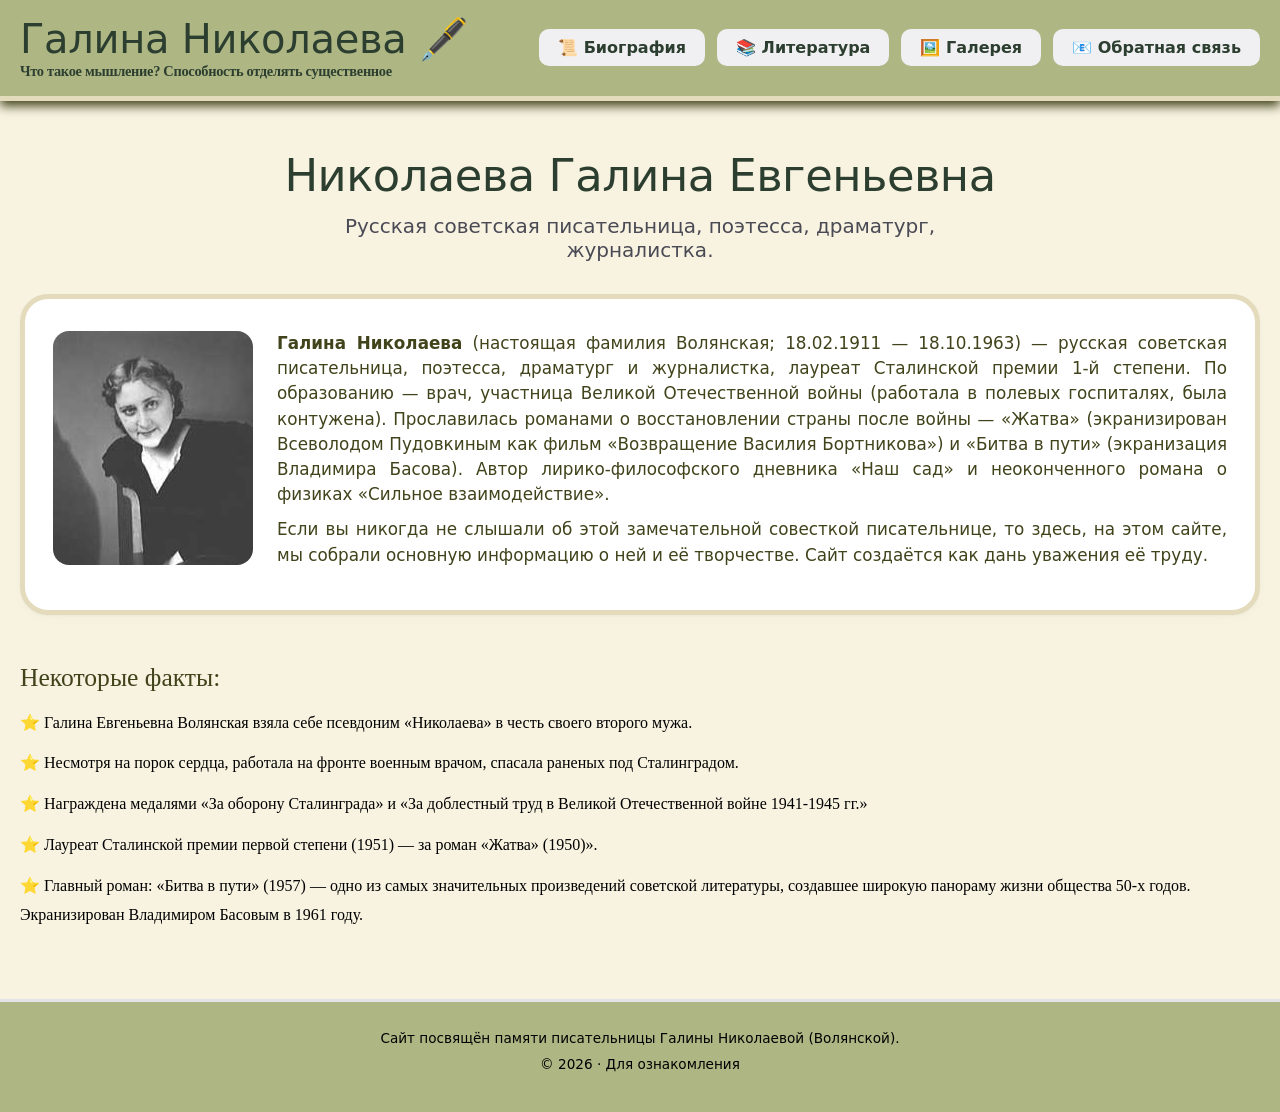
<file: index.html>
<!DOCTYPE html>
<html lang="ru">
<head>

    <meta charset="UTF-8">
    <meta name="viewport" content="width=device-width, initial-scale=1.0, user-scalable=yes">

    <title>Галина Николаева — главная</title>
    <link rel="stylesheet" href="0_Galina_rules.css"> 

</head>


<!-------------- СSS всё, дальше разметка -------------->

<body>

<!-------------- Шапка: лого и навигация --------------->

<div class="top-bar">
    <div class="container nav-container">
        <div class="logo">
            <a href="1_Galina_main.html">Галина Николаева 🖋️</a>
	    <small>Что такое мышление? Способность отделять существенное</small>
        </div>

        <div class="nav-links">
            <!--- прим. заменить # на ссылки --->
            <a href="2_Galina_bio.html" class="nav-btn">📜 Биография</a>
            <a href="3_Galina_work.html" class="nav-btn">📚 Литература</a>
            <a href="4_Galina_gallery.html" class="nav-btn">🖼️ Галерея</a>
            <a href="5_Galina_feedback.html" class="nav-btn">📧 Обратная связь</a>
        </div>
    </div>
</div>


<!---------------- Основное содержимое ---------------->

<main class="container">


    <div class="writer">
        <h1>Николаева Галина Евгеньевна</h1>
        <p>Русская советская писательница, поэтесса, драматург, журналистка.</p>	
    </div>


    <div class="intro-card">
	<IMG SRC="galina6.jpeg" class="intro-img-float">
        <div class="intro-text">	    
            <p><strong>Галина Николаева</strong> (настоящая фамилия Волянская; 18.02.1911 — 18.10.1963) — русская советская писательница, поэтесса, драматург и журналистка, лауреат Сталинской премии 1-й степени. По образованию — врач, участница Великой Отечественной войны (работала в полевых госпиталях, была контужена). Прославилась романами о восстановлении страны после войны — «Жатва» (экранизирован Всеволодом Пудовкиным как фильм «Возвращение Василия Бортникова») и «Битва в пути» (экранизация Владимира Басова). Автор лирико-философского дневника «Наш сад» и неоконченного романа о физиках «Сильное взаимодействие».</p>
            <p>Если вы никогда не слышали об этой замечательной совесткой писательнице, то здесь, на этом сайте, мы собрали основную информацию о ней и её творчестве. Сайт создаётся как дань уважения её труду.</p>
        </div>
    </div>
    

    <div style="margin: 20px 0 10px;">
        <h2 style="font-family: 'AGPmod', 'Times New Roman', serif; font-weight: 500; font-size: 1.6rem; margin-bottom: 16px; color:#41431B;">Некоторые факты:</h2>
        <div style="display: flex; flex-direction: column; gap: 12px; line-height: 1.8;">
            <p style="font-family: 'AGPmod'";>⭐ Галина Евгеньевна Волянская взяла себе псевдоним «Николаева» в честь своего второго мужа.</p>
	    <p style="font-family: 'AGPmod'";>⭐ Несмотря на порок сердца, работала на фронте военным врачом, спасала раненых под Сталинградом.</p>
	    <p style="font-family: 'AGPmod'";>⭐ Награждена медалями «За оборону Сталинграда» и «За доблестный труд в Великой Отечественной войне 1941-1945 гг.»</p>          
	    <p style="font-family: 'AGPmod'";>⭐ Лауреат Сталинской премии первой степени (1951) — за роман «Жатва» (1950)». </p>
            <p style="font-family: 'AGPmod'";>⭐ Главный роман: «Битва в пути» (1957) — одно из самых значительных произведений советской литературы, создавшее широкую панораму жизни общества 50-х годов. Экранизирован Владимиром Басовым в 1961 году.</p>   
	    
        </div>
    </div>
</main>

<!-------- Подвал страницы -------->

<footer>
    <div class="container">
        <p>Сайт посвящён памяти писательницы Галины Николаевой (Волянской).</p>
        <p style="margin-top: 10px;">© 2026 · Для ознакомления</p>
    </div>
</footer>

</body>
</html>
</file>
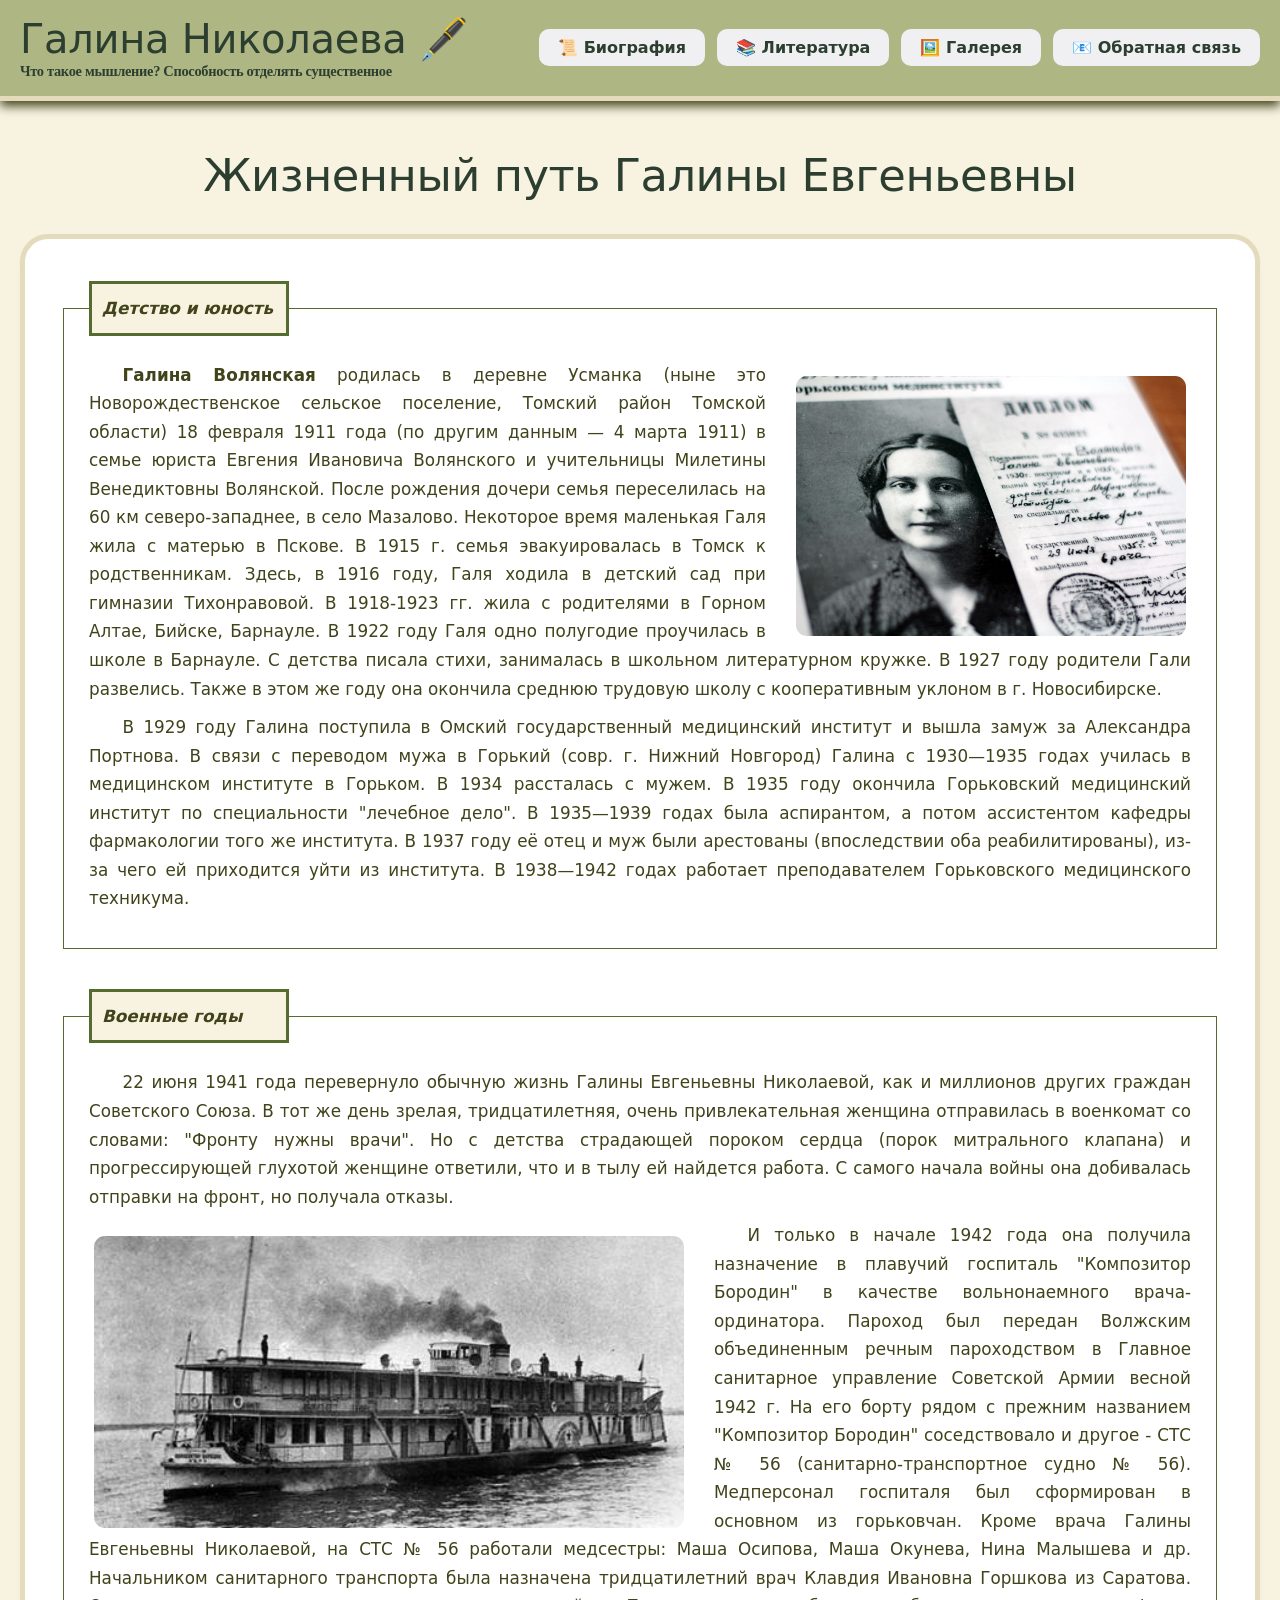
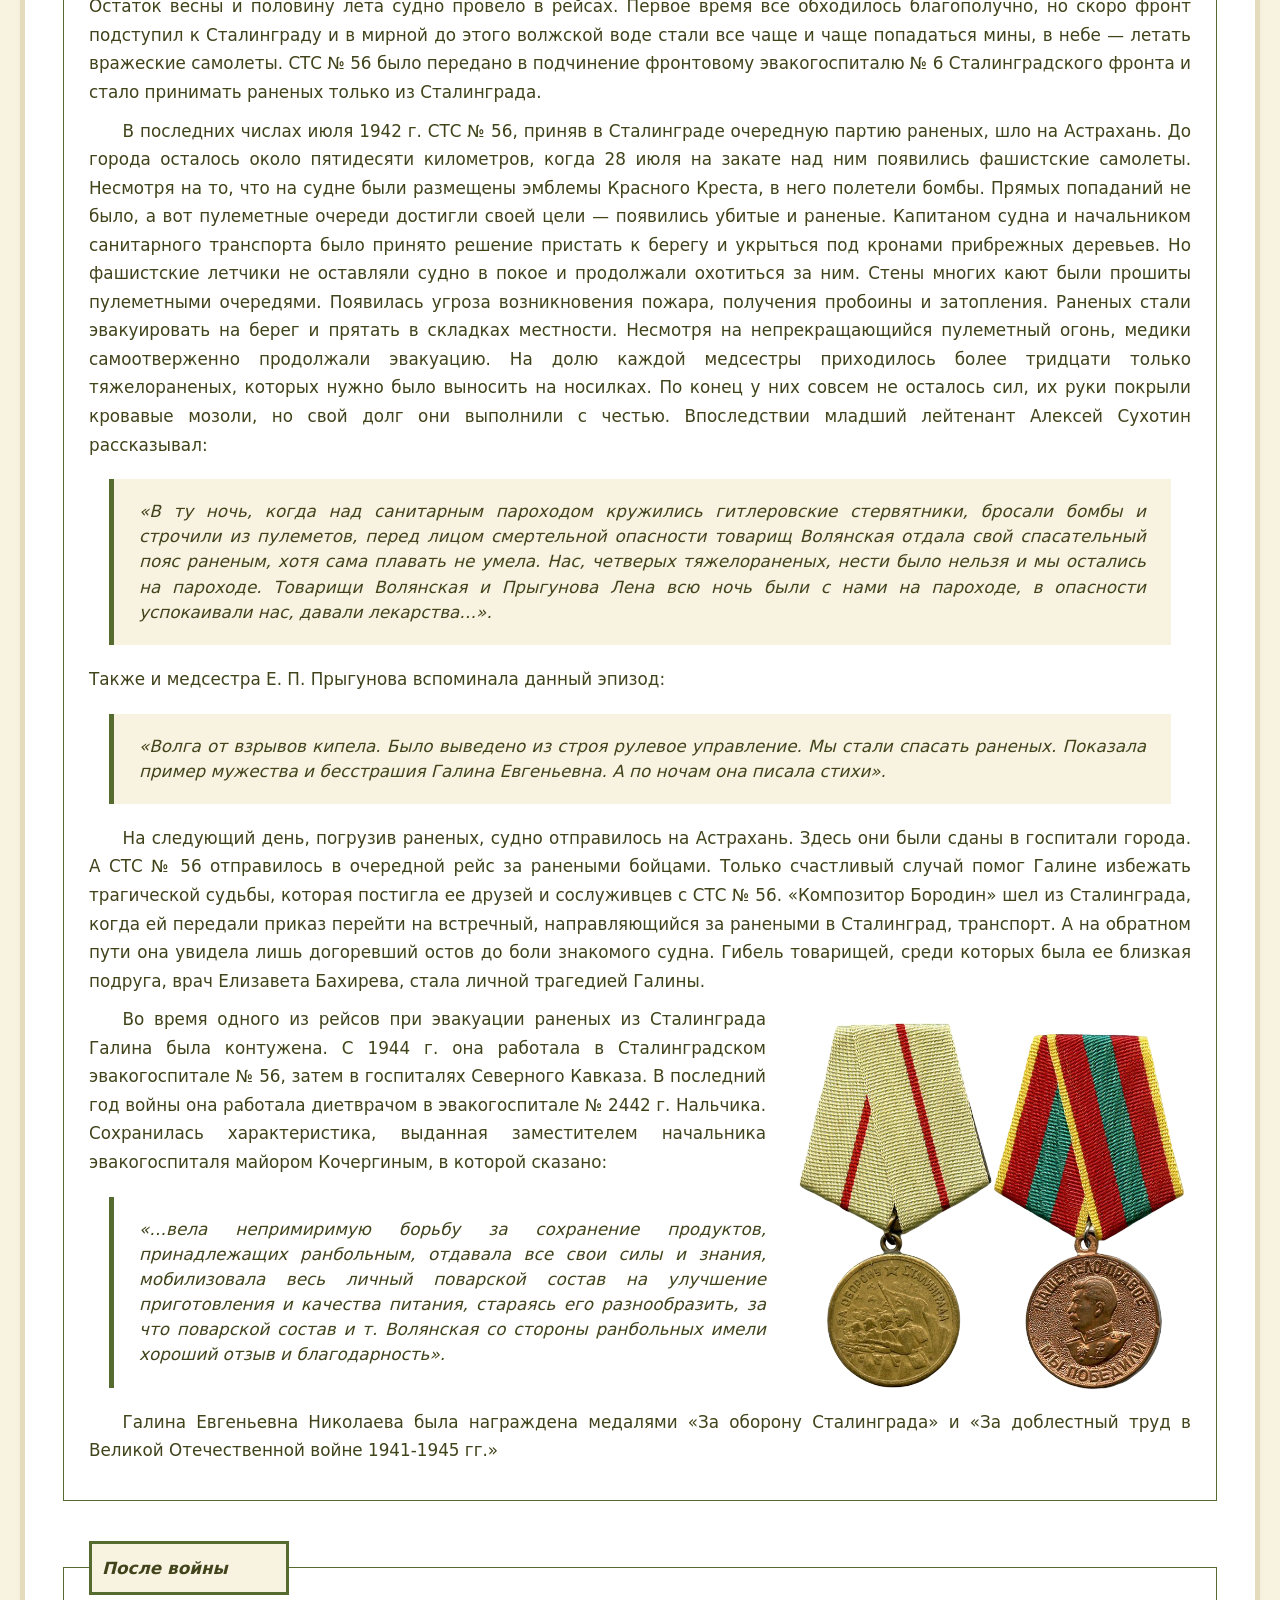
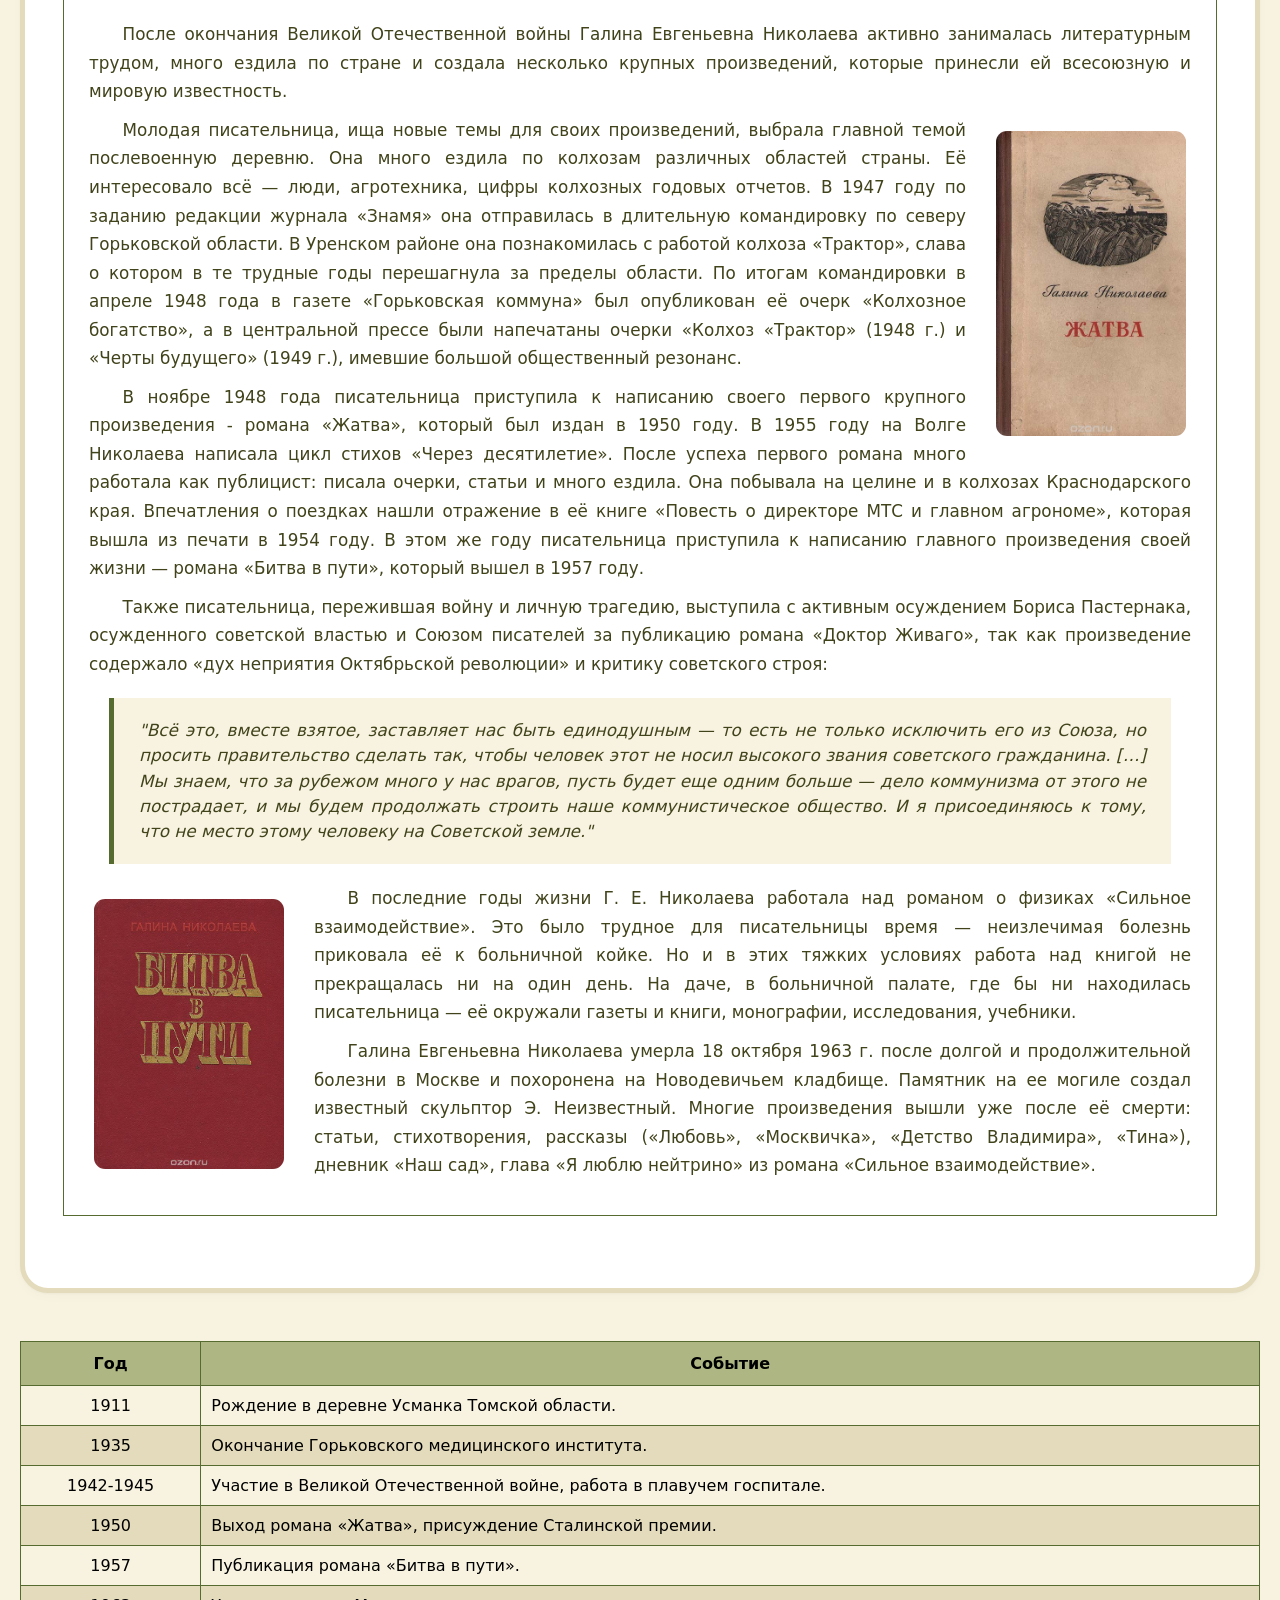
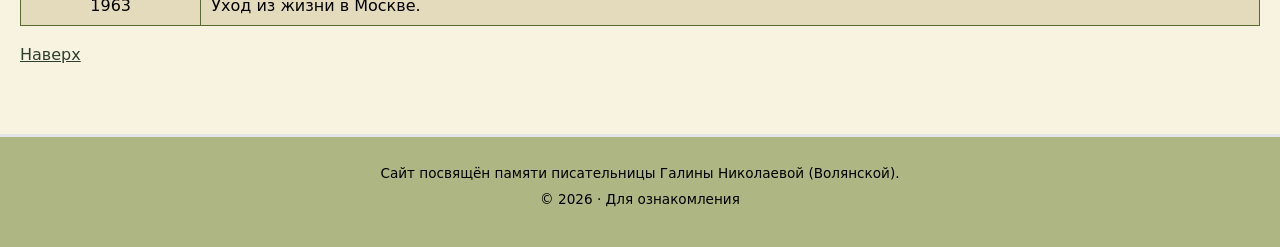
<file: 2_Galina_bio.html>
<!DOCTYPE html>
<html lang="ru">
<head>

    <meta charset="UTF-8">
    <meta name="viewport" content="width=device-width, initial-scale=1.0, user-scalable=yes"> 

    <title>Галина Николаева — главная</title>
    <link rel="stylesheet" href="0_Galina_rules.css"> 


</head>


<!-------------- СSS всё, дальше разметка -------------->

<body>
<a id="top"></a>

<!-------------- Шапка: лого и навигация --------------->

<div class="top-bar">
    <div class="container nav-container">
        <div class="logo">
            <a href="index.html" title="На главную">Галина Николаева 🖋️</a>
	    <small>Что такое мышление? Способность отделять существенное</small>
        </div>

        <div class="nav-links">
            <!--- прим. заменить # на ссылки --->
            <a href="2_Galina_bio.html" class="nav-btn">📜 Биография</a>
            <a href="3_Galina_work.html" class="nav-btn">📚 Литература</a>
            <a href="4_Galina_gallery.html" class="nav-btn">🖼️ Галерея</a>
            <a href="5_Galina_feedback.html" class="nav-btn">📧 Обратная связь</a>
        </div>
    </div>
</div>


<!---------------- Основное содержимое ---------------->

<main class="container">

    <div class="writer">
        <h1>Жизненный путь Галины Евгеньевны</h1>        	
    </div>

    <div class="intro-card">
        <div class="intro-text">

    <fieldset> <legend> Детство и юность </legend>

    <IMG SRC="galina7.jpeg" class="textimg1" style="float: right" >

<p><b>Галина Волянская</b> родилась в деревне Усманка (ныне это Новорождественское сельское поселение, Томский район Томской области) 18 февраля 1911 года (по другим данным — 4 марта 1911) в семье юриста Евгения Ивановича Волянского и учительницы Милетины Венедиктовны Волянской. После рождения дочери семья переселилась на 60 км северо-западнее, в село Мазалово. Некоторое время маленькая Галя жила с матерью в Пскове. В 1915 г. семья эвакуировалась в Томск к родственникам. Здесь, в 1916 году, Галя ходила в детский сад при гимназии Тихонравовой. В 1918-1923 гг. жила с родителями в Горном Алтае, Бийске, Барнауле. В 1922 году Галя одно полугодие проучилась в школе в Барнауле. С детства писала стихи, занималась в школьном литературном кружке. В 1927 году родители Гали развелись. Также в этом же году она окончила среднюю трудовую школу с кооперативным уклоном в г. Новосибирске.</p>

<p>В 1929 году Галина поступила в Омский государственный медицинский институт и вышла замуж за Александра Портнова. В связи с переводом мужа в Горький (совр. г. Нижний Новгород) Галина с
1930—1935 годах училась в медицинском институте в Горьком. В 1934 рассталась с мужем. В 1935 году окончила Горьковский медицинский институт по специальности "лечебное дело". В 1935—1939 годах была аспирантом, а потом ассистентом кафедры фармакологии того же института. В 1937 году её отец и муж были арестованы (впоследствии оба реабилитированы), из-за чего ей приходится уйти из института. В 1938—1942 годах работает преподавателем Горьковского медицинского техникума.</p>

</fieldset>

<fieldset style="margin: 40px 10px"> <legend>Военные годы</legend>

<p> 22 июня 1941 года перевернуло обычную жизнь Галины Евгеньевны Николаевой, как и миллионов других граждан Советского Союза. В тот же день зрелая, тридцатилетняя, очень привлекательная женщина отправилась в военкомат со словами: "Фронту нужны врачи". Но с детства страдающей пороком сердца (порок митрального клапана) и прогрессирующей глухотой женщине ответили, что и в тылу ей найдется работа. С самого начала войны она добивалась отправки на фронт, но получала отказы. </p>

<IMG SRC="galina11.jpeg"  class="textimg2" title="плавучий госпиталь Композитор Бородин (СТС №56)">

<p> И только в начале 1942 года она получила назначение в плавучий госпиталь "Композитор Бородин" в качестве вольнонаемного врача-ординатора. Пароход был передан Волжским объединенным речным пароходством в Главное санитарное управление Советской Армии весной 1942 г. На его борту рядом с прежним названием "Композитор Бородин" соседствовало и другое - СТС № 56 (санитарно-транспортное судно № 56). Медперсонал госпиталя был сформирован в основном из горьковчан. Кроме врача Галины Евгеньевны Николаевой, на СТС № 56 работали медсестры: Маша Осипова, Маша Окунева, Нина Малышева и др. Начальником санитарного транспорта была назначена тридцатилетний врач Клавдия Ивановна Горшкова из Саратова. Остаток весны и половину лета судно провело в рейсах. Первое время все обходилось благополучно, но скоро фронт подступил к Сталинграду и в мирной до этого волжской воде стали все чаще и чаще попадаться мины, в небе — летать вражеские самолеты. СТС № 56 было передано в подчинение фронтовому эвакогоспиталю № 6 Сталинградского фронта и стало принимать раненых только из Сталинграда. </p>

<p> 
В последних числах июля 1942 г. СТС № 56, приняв в Сталинграде очередную партию раненых, шло на Астрахань. До города осталось около пятидесяти километров, когда 28 июля на закате над ним появились фашистские самолеты. Несмотря на то, что на судне были размещены эмблемы Красного Креста, в него полетели бомбы. Прямых попаданий не было, а вот пулеметные очереди достигли своей цели — появились убитые и раненые. Капитаном судна и начальником санитарного транспорта было принято решение пристать к берегу и укрыться под кронами прибрежных деревьев. Но фашистские летчики не оставляли судно в покое и продолжали охотиться за ним. Стены многих кают были прошиты пулеметными очередями. Появилась угроза возникновения пожара, получения пробоины и затопления. Раненых стали эвакуировать на берег и прятать в складках местности. Несмотря на непрекращающийся пулеметный огонь, медики самоотверженно продолжали эвакуацию. На долю каждой медсестры приходилось более тридцати только тяжелораненых, которых нужно было выносить на носилках. По конец у них совсем не осталось сил, их руки покрыли кровавые мозоли, но свой долг они выполнили с честью. Впоследствии младший лейтенант Алексей Сухотин рассказывал: 

<div class="quote"> «В ту ночь, когда над санитарным пароходом кружились гитлеровские стервятники, бросали бомбы и строчили из пулеметов, перед лицом смертельной опасности товарищ Волянская отдала свой спасательный пояс раненым, хотя сама плавать не умела. Нас, четверых тяжелораненых, нести было нельзя и мы остались на пароходе. Товарищи Волянская и Прыгунова Лена всю ночь были с нами на пароходе, в опасности успокаивали нас, давали лекарства…». 
</div> 

Также и медсестра Е. П. Прыгунова вспоминала данный эпизод: 
<div class="quote"> «Волга от взрывов кипела. Было выведено из строя рулевое управление. Мы стали спасать раненых. Показала пример мужества и бесстрашия Галина Евгеньевна. А по ночам она писала стихи».
</div> 
</p>

<p> На следующий день, погрузив раненых, судно отправилось на Астрахань. Здесь они были сданы в госпитали города. А СТС № 56 отправилось в очередной рейс за ранеными бойцами. Только счастливый случай помог Галине избежать трагической судьбы, которая постигла ее друзей и сослуживцев с СТС № 56. «Композитор Бородин» шел из Сталинграда, когда ей передали приказ перейти на встречный, направляющийся за ранеными в Сталинград, транспорт. А на обратном пути она увидела лишь догоревший остов до боли знакомого судна. Гибель товарищей, среди которых была ее близкая подруга, врач Елизавета Бахирева, стала личной трагедией Галины.</p>

<IMG SRC="medals.png"  class="textimg1" title="">

<p> Во время одного из рейсов при эвакуации раненых из Сталинграда Галина была контужена. С 1944 г. она работала в Сталинградском эвакогоспитале № 56, затем в госпиталях Северного Кавказа. В последний год войны она работала диетврачом в эвакогоспитале № 2442 г. Нальчика. Сохранилась характеристика, выданная заместителем начальника эвакогоспиталя майором Кочергиным, в которой сказано: 
<div class="quote" style="background-color: #ffffff;"> «…вела непримиримую борьбу за сохранение продуктов, принадлежащих ранбольным, отдавала все свои силы и знания, мобилизовала весь личный поварской состав на улучшение приготовления и качества питания, стараясь его разнообразить, за что поварской состав и т. Волянская со стороны ранбольных имели хороший отзыв и благодарность». 
</div> 
</p>

<p>Галина Евгеньевна Николаева была награждена медалями «За оборону Сталинграда» и «За доблестный труд в Великой Отечественной войне 1941-1945 гг.»</p>

</fieldset>

<fieldset style="margin: 40px 10px"> <legend>После войны</legend>

<p>После окончания Великой Отечественной войны Галина Евгеньевна Николаева активно занималась литературным трудом, много ездила по стране и создала несколько крупных произведений, которые принесли ей всесоюзную и мировую известность.</p>

<IMG SRC="galina25.jpeg"  class="textimg1" style="width: 200px" title="">

<p>Молодая писательница, ища новые темы для своих произведений, выбрала главной темой послевоенную деревню. Она много ездила по колхозам различных областей страны. Её интересовало всё — люди, агротехника, цифры колхозных годовых отчетов. В 1947 году по заданию редакции журнала «Знамя» она отправилась в длительную командировку по северу Горьковской области. В Уренском районе она познакомилась с работой колхоза «Трактор», слава о котором в те трудные годы перешагнула за пределы области. По итогам командировки в апреле 1948 года в газете «Горьковская коммуна» был опубликован её очерк «Колхозное богатство», а в центральной прессе были напечатаны очерки «Колхоз «Трактор» (1948 г.) и «Черты будущего» (1949 г.), имевшие большой общественный резонанс.</p>

<p>В ноябре 1948 года писательница приступила к написанию своего первого крупного произведения - романа «Жатва», который был издан в 1950 году. В 1955 году на Волге Николаева написала цикл стихов «Через десятилетие». После успеха первого романа много работала как публицист: писала очерки, статьи и много ездила. Она побывала на целине и в колхозах Краснодарского края. Впечатления о поездках нашли отражение в её книге «Повесть о директоре МТС и главном агрономе», которая вышла из печати в 1954 году. В этом же году писательница приступила к написанию главного произведения своей жизни — романа «Битва в пути», который вышел в 1957 году.</p>

<p>Также писательница, пережившая войну и личную трагедию, выступила с активным осуждением Бориса Пастернака, осужденного советской властью и Союзом писателей за публикацию романа «Доктор Живаго», так как произведение содержало «дух неприятия Октябрьской революции» и критику советского строя: <div class="quote">"Всё это, вместе взятое, заставляет нас быть единодушным — то есть не только исключить его из Союза, но просить правительство сделать так, чтобы человек этот не носил высокого звания советского гражданина. […] Мы знаем, что за рубежом много у нас врагов, пусть будет еще одним больше — дело коммунизма от этого не пострадает, и мы будем продолжать строить наше коммунистическое общество. И я присоединяюсь к тому, что не место этому человеку на Советской земле."</div></p>

<IMG SRC="galina26.jpeg"  class="textimg2" style="width: 200px" title="">

<p>В последние годы жизни Г. Е. Николаева работала над романом о физиках «Сильное взаимодействие». Это было трудное для писательницы время — неизлечимая болезнь приковала её к больничной койке. Но и в этих тяжких условиях работа над книгой не прекращалась ни на один день. На даче, в больничной палате, где бы ни находилась писательница — её окружали газеты и книги, монографии, исследования, учебники.</p>

<p>Галина Евгеньевна Николаева умерла 18 октября 1963 г. после долгой и продолжительной болезни в Москве и похоронена на Новодевичьем кладбище. Памятник на ее могиле создал известный скульптор Э. Неизвестный. Многие произведения вышли уже после её смерти: статьи, стихотворения, рассказы («Любовь», «Москвичка», «Детство Владимира», «Тина»), дневник «Наш сад», глава «Я люблю нейтрино» из романа «Сильное взаимодействие».</p>

</fieldset>

        </div>
    </div>
   
<table class="bio-table">
    <thead>
        <tr>
            <th>Год</th>
            <th>Событие</th>
        </tr>
    </thead>
    <tbody>
        <tr>
            <td style="text-align: center;">1911</td>
            <td style="text-align: left;">Рождение в деревне Усманка Томской области.</td>
        </tr>
        <tr>
            <td style="background-color: #E3DBBB; text-align: center;">1935</td>
            <td style="background-color: #E3DBBB; text-align: left;">Окончание Горьковского медицинского института.</td>
        </tr>
        <tr>
            <td style="text-align: center;">1942-1945</td>
            <td style="text-align: left;">Участие в Великой Отечественной войне, работа в плавучем госпитале.</td>
        </tr>
        <tr>
            <td style="background-color: #E3DBBB; text-align: center;">1950</td>
            <td style="background-color: #E3DBBB; text-align: left;">Выход романа «Жатва», присуждение Сталинской премии.</td>
        </tr>
        <tr>
            <td style="text-align: center;">1957</td>
            <td style="text-align: left;">Публикация романа «Битва в пути».</td>
        </tr>
        <tr>
            <td style="background-color: #E3DBBB; text-align: center;">1963</td>
            <td style="background-color: #E3DBBB; text-align: left;">Уход из жизни в Москве.</td>
        </tr>
    </tbody>
</table>
<br>	
<p><a href="#top" style="color: #2c3e2f; margin-top: 10px;">Наверх</a></p>    
</main>


<!-------- Подвал страницы -------->

<footer>
    <div class="container">
        <p>Сайт посвящён памяти писательницы Галины Николаевой (Волянской).</p>
        <p style="margin-top: 10px;">© 2026 · Для ознакомления</p>
    </div>
</footer>

</body>
</html>
</file>
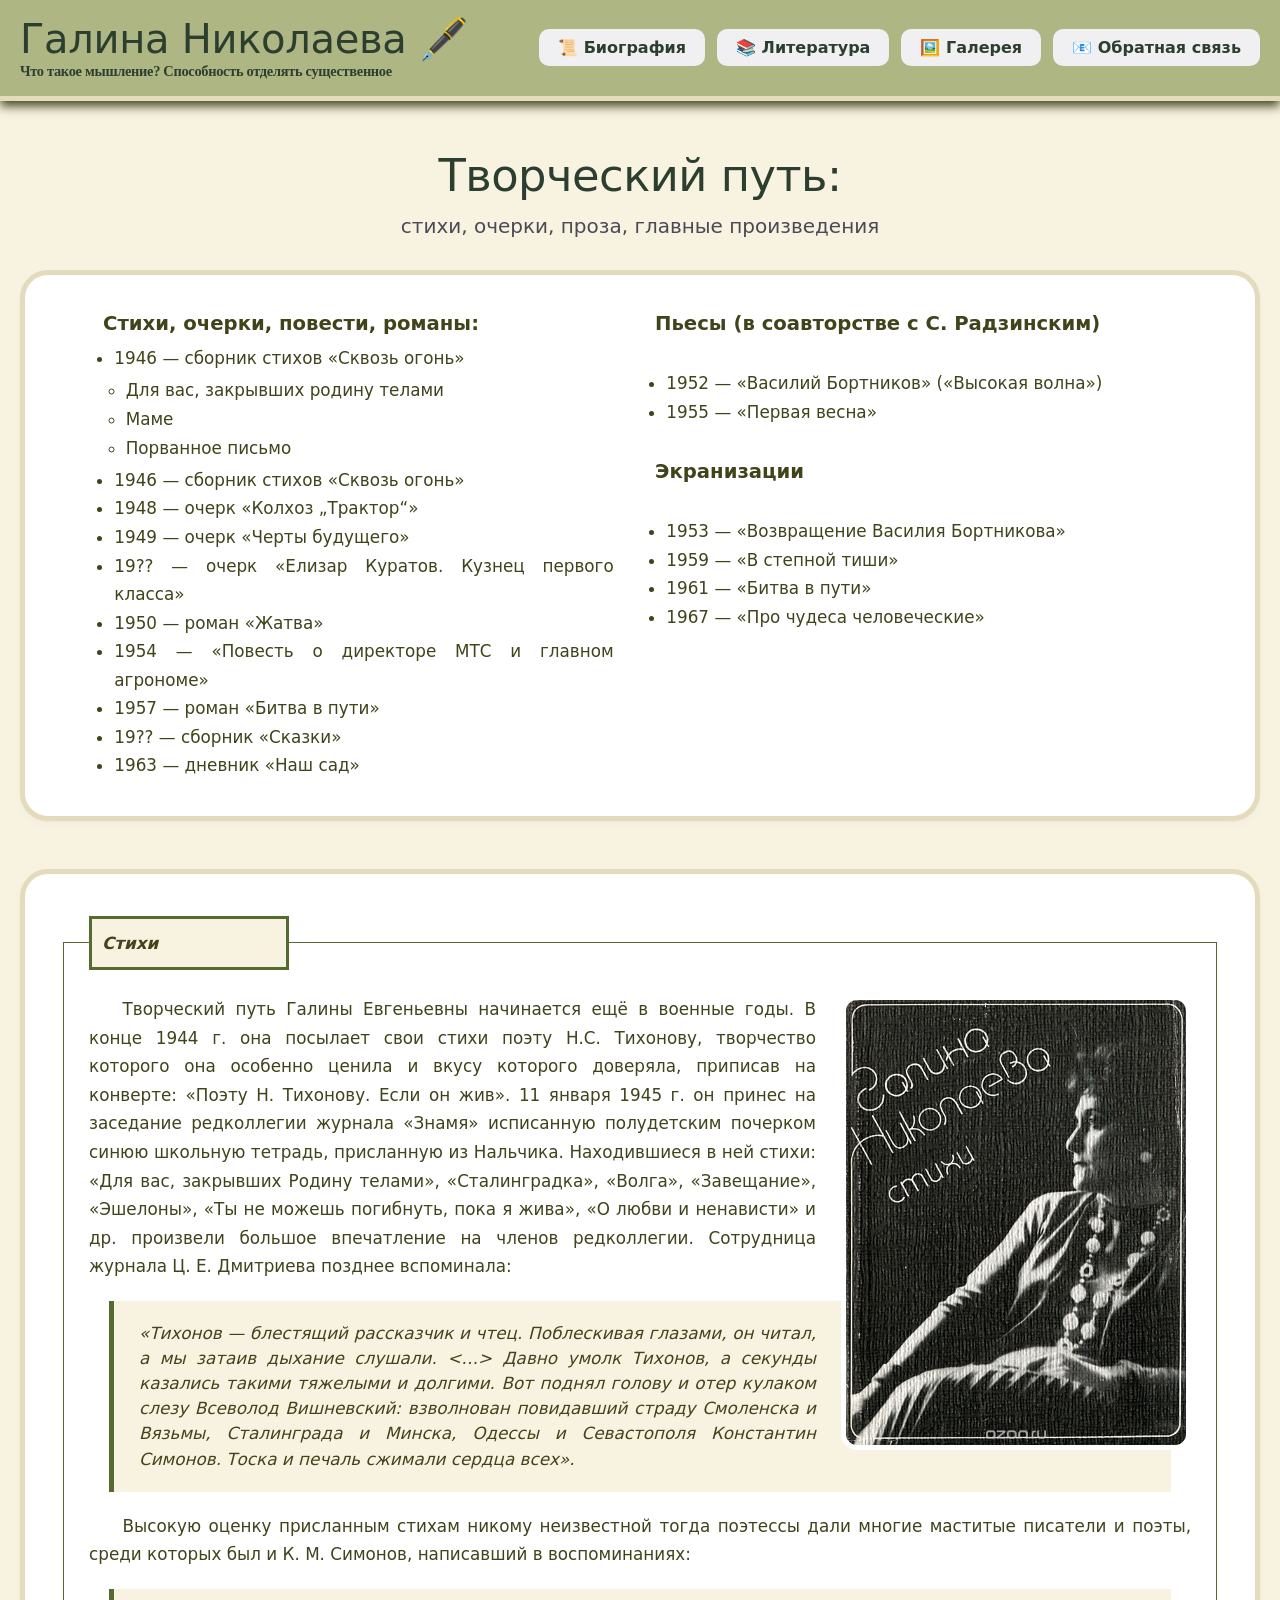
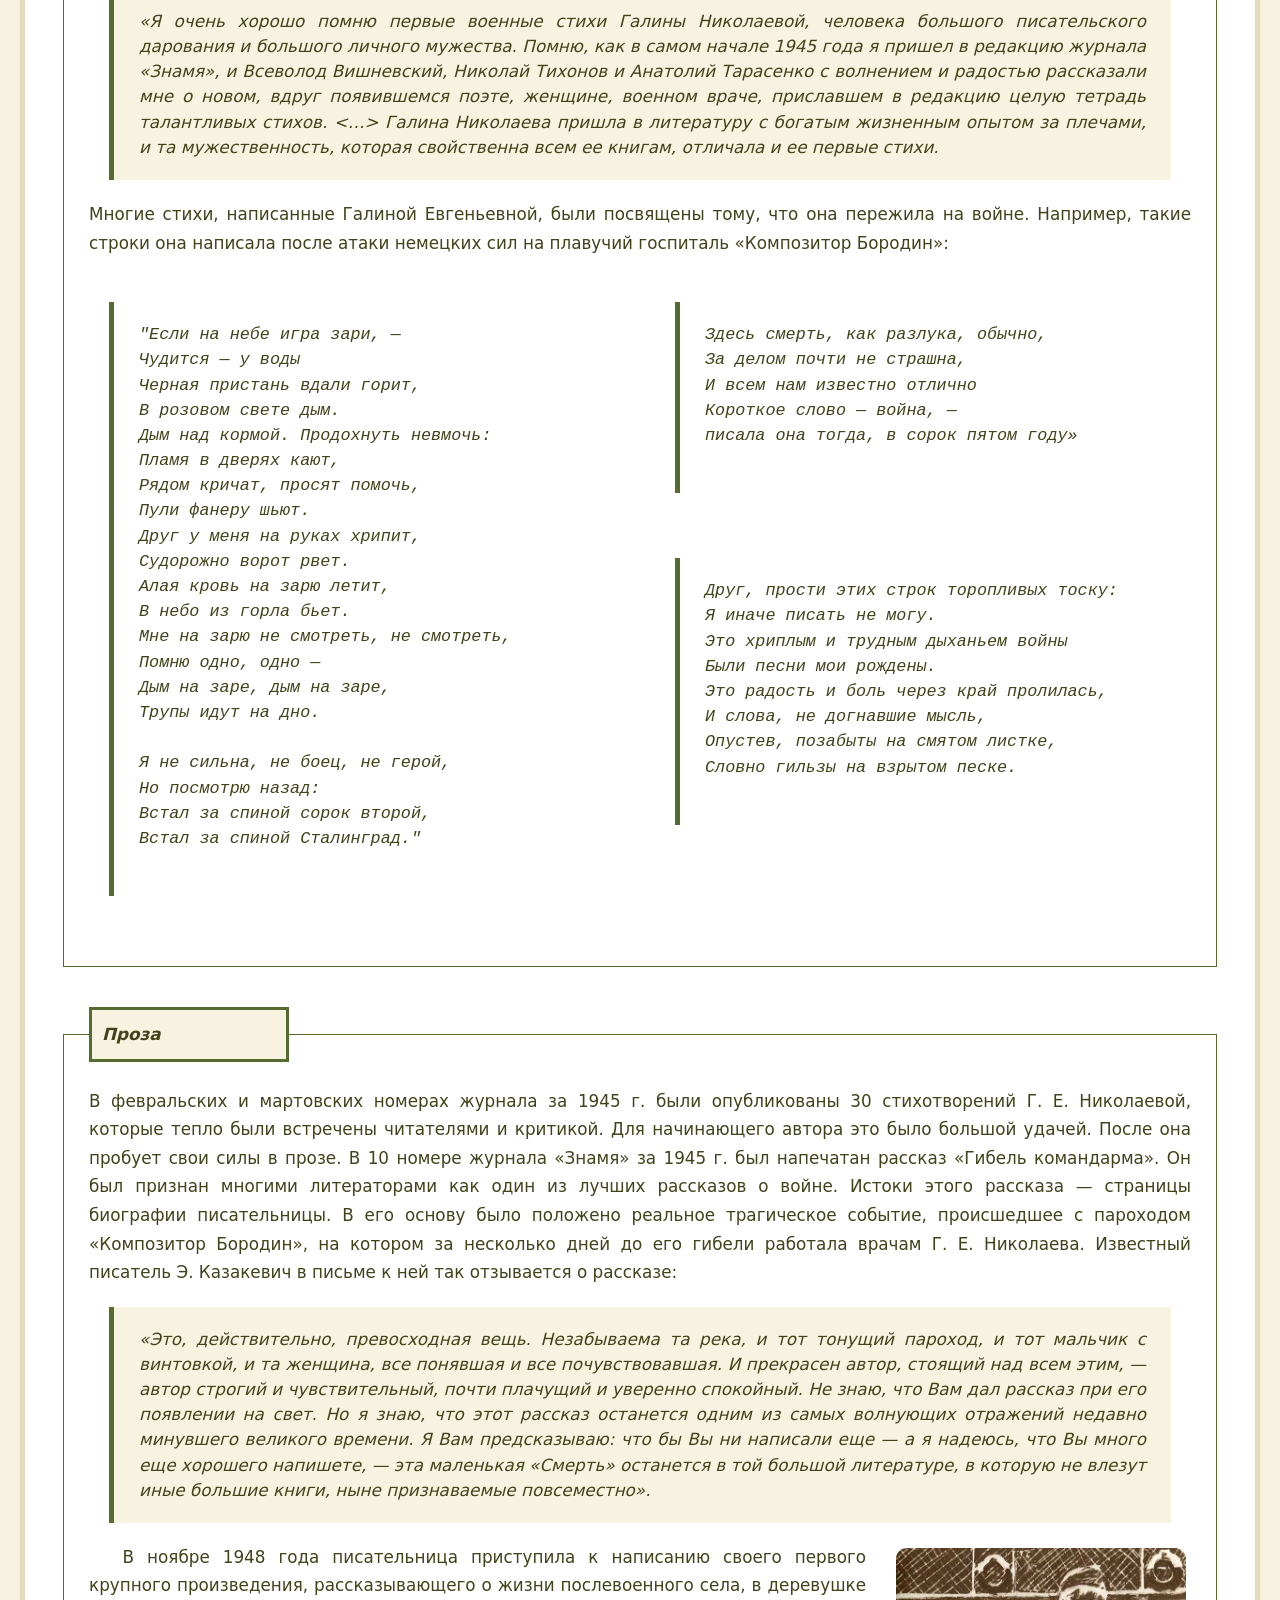
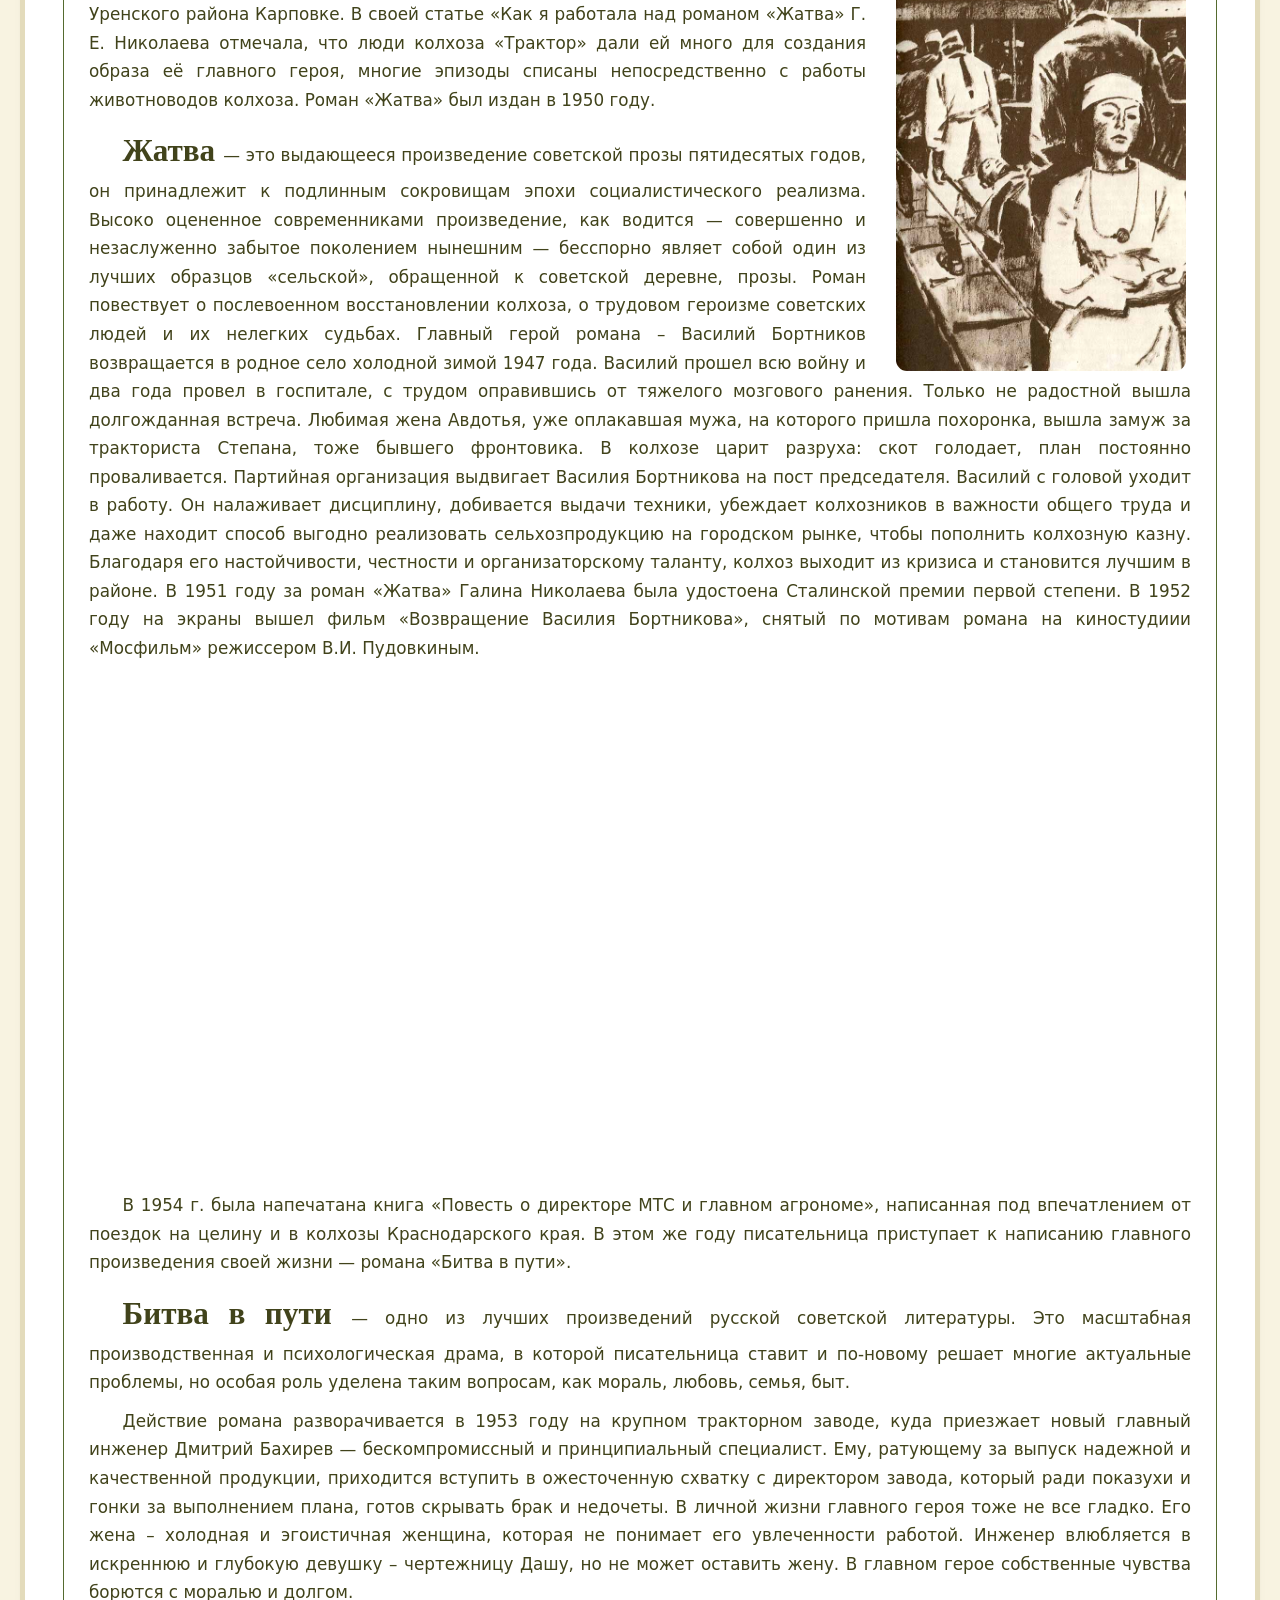
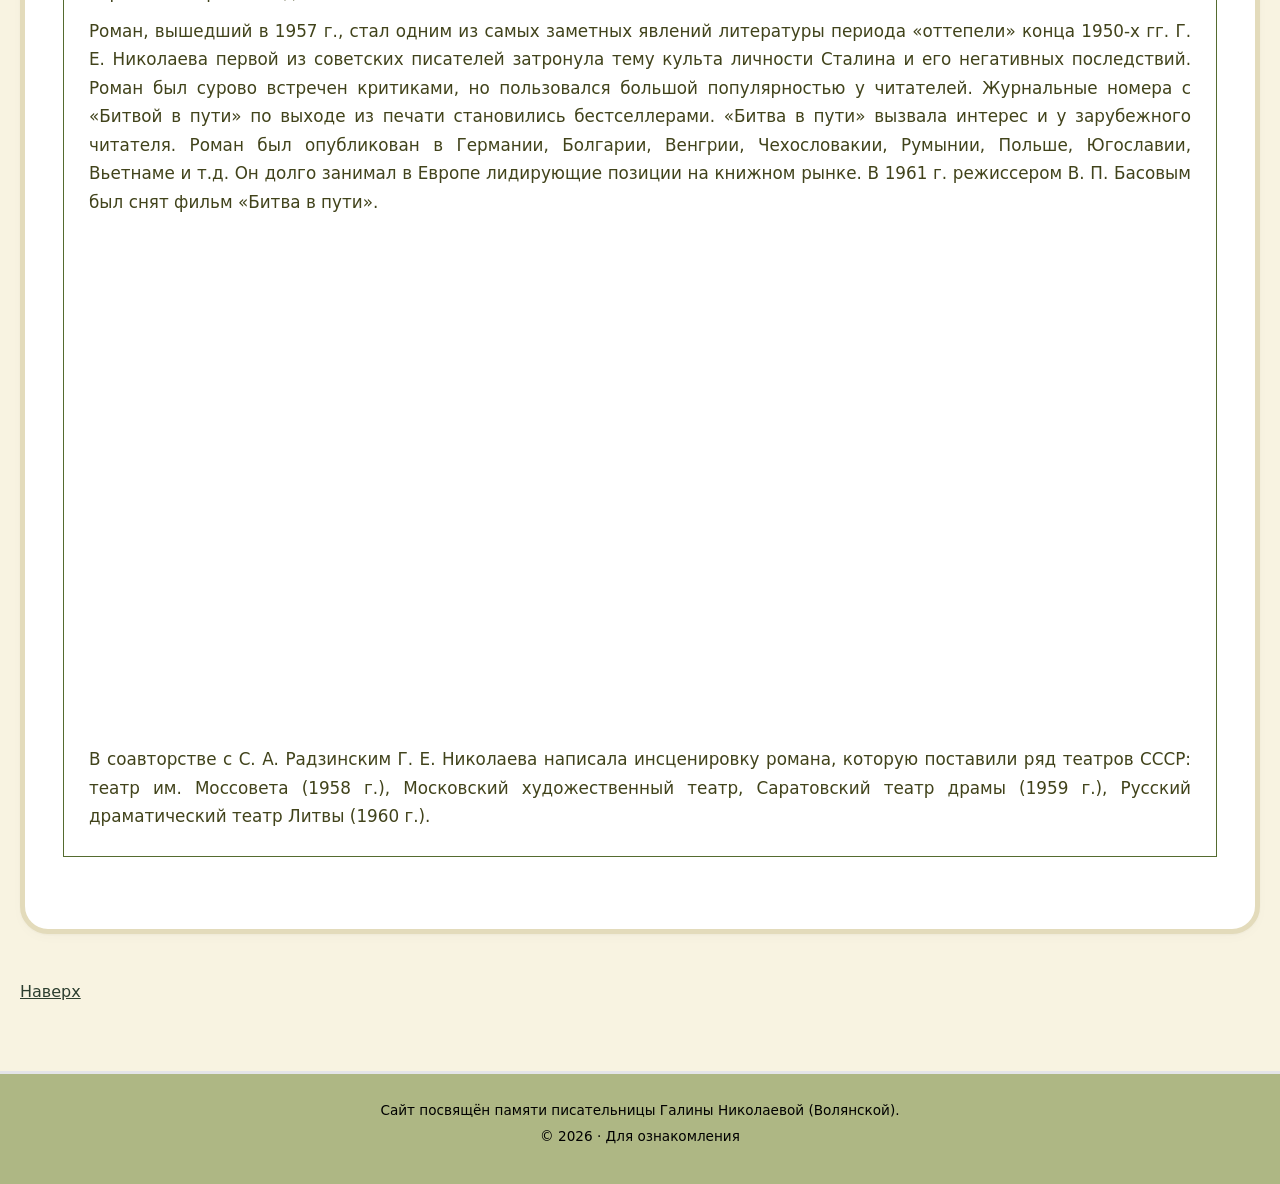
<file: 3_Galina_work.html>
<!DOCTYPE html>
<html lang="ru">
<head>

    <meta charset="UTF-8">
    <meta name="viewport" content="width=device-width, initial-scale=1.0, user-scalable=yes">

    <title>Галина Николаева — произведения</title>
    <link rel="stylesheet" href="0_Galina_rules.css"> 

</head>


<!-------------- СSS всё, дальше разметка -------------->

<body>
<a id="top"></a>

<!-------------- Шапка: лого и навигация --------------->

<div class="top-bar">
    <div class="container nav-container">
        <div class="logo">
		<a href="index.html" title="На главную">Галина Николаева 🖋️</a>
	    <small>Что такое мышление? Способность отделять существенное</small>
        </div>

        <div class="nav-links">
            <!--- прим. заменить # на ссылки --->
            <a href="2_Galina_bio.html" class="nav-btn">📜 Биография</a>
            <a href="3_Galina_work.html" class="nav-btn">📚 Литература</a>
            <a href="4_Galina_gallery.html" class="nav-btn">🖼️ Галерея</a>
            <a href="5_Galina_feedback.html" class="nav-btn">📧 Обратная связь</a>
        </div>
    </div>
</div>

<!---------------- Основное содержимое ---------------->

<main class="container">


    <div class="writer">
        <h1>Творческий путь:</h1>
        <p>стихи, очерки, проза, главные произведения</p>	
    </div>


<div class="intro-card">
    <div class="intro-text">
	 <fieldset style="border: none; margin: 0px; padding: 0px 50px">
            
            <div class="poems-container" style="margin: 0px">

                <div> 
                    <h3>Стихи, очерки, повести, романы:</h3>
                    <ul class="works-list">
                        <li><span class="work-year">1946</span> — сборник стихов «Сквозь огонь» 				
							<ul>
								<li>Для вас, закрывших родину телами </li>
								<li>Маме</li>
								<li> Порванное письмо</li>
							</ul>
						</li>
                        <li><span class="work-year">1946</span> — сборник стихов «Сквозь огонь»</li>
                        <li><span class="work-year">1948</span> — очерк «Колхоз „Трактор“»</li>
                        <li><span class="work-year">1949</span> — очерк «Черты будущего»</li>
                        <li><span class="work-year">19??</span> — очерк «Елизар Куратов. Кузнец первого класса»</li>
                        <li><span class="work-year">1950</span> — роман «Жатва»</li>
                        <li><span class="work-year">1954</span> — «Повесть о директоре МТС и главном агрономе»</li>
                        <li><span class="work-year">1957</span> — роман «Битва в пути»</li>
                        <li><span class="work-year">19??</span> — сборник «Сказки»</li>
                        <li><span class="work-year">1963</span> — дневник «Наш сад»</li>
                    </ul>
                </div>

                <!-- Правая колонка -->
                <div class="poems-side">
                    <h3>Пьесы (в соавторстве с С. Радзинским)</h3>
                    <ul class="works-list">
                        <li><span class="work-year">1952</span> — «Василий Бортников» («Высокая волна»)</li>
                        <li><span class="work-year">1955</span> — «Первая весна»</li>
                    </ul>

                    <h3>Экранизации</h3>
                    <ul class="works-list">
                        <li><span class="work-year">1953</span> — «Возвращение Василия Бортникова»</li>
                        <li><span class="work-year">1959</span> — «В степной тиши»</li>
                        <li><span class="work-year">1961</span> — «Битва в пути»</li>
                        <li><span class="work-year">1967</span> — «Про чудеса человеческие»</li>
                    </ul>
                </div>
            </div>
	 </fieldset>
    </div>
</div>


    <div class="intro-card">
        <div class="intro-text">


<fieldset><legend>Стихи</legend>

<IMG SRC="galina20.jpeg"  class="textimg1" style="width: 350px; margin-top: 0px"  title="">

<p>
Творческий путь Галины Евгеньевны начинается ещё в военные годы. В конце 1944 г. она посылает свои стихи поэту Н.С. Тихонову, творчество которого она особенно ценила и вкусу которого доверяла, приписав на конверте: «Поэту Н. Тихонову. Если он жив». 11 января 1945 г. он принес на заседание редколлегии журнала «Знамя» исписанную полудетским почерком синюю школьную тетрадь, присланную из Нальчика. Находившиеся в ней стихи: «Для вас, закрывших Родину телами», «Сталинградка», «Волга», «Завещание», «Эшелоны», «Ты не можешь погибнуть, пока я жива», «О любви и ненависти» и др. произвели большое впечатление на членов редколлегии. Сотрудница журнала Ц. Е. Дмитриева позднее вспоминала: 
<div class="quote">
«Тихонов — блестящий рассказчик и чтец. Поблескивая глазами, он читал, а мы затаив дыхание слушали. <…> Давно умолк Тихонов, а секунды казались такими тяжелыми и долгими. Вот поднял голову и отер кулаком слезу Всеволод Вишневский: взволнован повидавший страду Смоленска и Вязьмы, Сталинграда и Минска, Одессы и Севастополя Константин Симонов. Тоска и печаль сжимали сердца всех». 
</div>
</p>

<p>
Высокую оценку присланным стихам никому неизвестной тогда поэтессы дали многие маститые писатели и поэты, среди которых был и К. М. Симонов, написавший в воспоминаниях: 
<div class="quote">
«Я очень хорошо помню первые военные стихи Галины Николаевой, человека большого писательского дарования и большого личного мужества. Помню, как в самом начале 1945 года я пришел в редакцию журнала «Знамя», и Всеволод Вишневский, Николай Тихонов и Анатолий Тарасенко с волнением и радостью рассказали мне о новом, вдруг появившемся поэте, женщине, военном враче, приславшем в редакцию целую тетрадь талантливых стихов. <…> Галина Николаева пришла в литературу с богатым жизненным опытом за плечами, и та мужественность, которая свойственна всем ее книгам, отличала и ее первые стихи.
</div>
</p>

Многие стихи, написанные Галиной Евгеньевной, были посвящены тому, что она пережила на войне. Например, такие строки она написала после атаки немецких сил на плавучий госпиталь «Композитор Бородин»:

<div class="poems-container">

        <div class="poem">
            <pre>
"Если на небе игра зари, —
Чудится — у воды
Черная пристань вдали горит,
В розовом свете дым.
Дым над кормой. Продохнуть невмочь:
Пламя в дверях кают,
Рядом кричат, просят помочь,
Пули фанеру шьют.
Друг у меня на руках хрипит,
Судорожно ворот рвет.
Алая кровь на зарю летит,
В небо из горла бьет.
Мне на зарю не смотреть, не смотреть,
Помню одно, одно —
Дым на заре, дым на заре,
Трупы идут на дно.

Я не сильна, не боец, не герой,
Но посмотрю назад:
Встал за спиной сорок второй,
Встал за спиной Сталинград."
            </pre>
        </div>


<div class="poems-side">

        <div class="poem-small">
            <pre>
Здесь смерть, как разлука, обычно,
За делом почти не страшна,
И всем нам известно отлично
Короткое слово — война, —
писала она тогда, в сорок пятом году»
            </pre>
        </div>

        <div class="poem-small">
            <pre>
Друг, прости этих строк торопливых тоску:
Я иначе писать не могу.
Это хриплым и трудным дыханьем войны
Были песни мои рождены.
Это радость и боль через край пролилась,
И слова, не догнавшие мысль,
Опустев, позабыты на смятом листке,
Словно гильзы на взрытом песке.
            </pre>
        </div>

    </div>
</div>

</fieldset>

<fieldset style="margin: 40px 10px"><legend>Проза</legend>

В февральских и мартовских номерах журнала за 1945 г. были опубликованы 30 стихотворений Г. Е. Николаевой, которые тепло были встречены читателями и критикой. Для начинающего автора это было большой удачей. После она пробует свои силы в прозе. В 10 номере журнала «Знамя» за 1945 г. был напечатан рассказ «Гибель командарма». Он был признан многими литераторами как один из лучших рассказов о войне. Истоки этого рассказа — страницы биографии писательницы. В его основу было положено реальное трагическое событие, происшедшее с пароходом «Композитор Бородин», на котором за несколько дней до его гибели работала врачам Г. Е. Николаева. Известный писатель Э. Казакевич в письме к ней так отзывается о рассказе: 

<div class="quote">
«Это, действительно, превосходная вещь. Незабываема та река, и тот тонущий пароход, и тот мальчик с винтовкой, и та женщина, все понявшая и все почувствовавшая. И прекрасен автор, стоящий над всем этим, — автор строгий и чувствительный, почти плачущий и уверенно спокойный. Не знаю, что Вам дал рассказ при его появлении на свет. Но я знаю, что этот рассказ останется одним из самых волнующих отражений недавно минувшего великого времени. Я Вам предсказываю: что бы Вы ни написали еще — а я надеюсь, что Вы много еще хорошего напишете, — эта маленькая «Смерть» останется в той большой литературе, в которую не влезут иные большие книги, ныне признаваемые повсеместно».
</div>


<IMG SRC="galina24.jpeg"  class="textimg1" style="width: 300px; margin-top: 0px"  title="Иллюстрация И. Пчелко к рассказу Г. Николаевой «Гибель командарма»">

<p>В ноябре 1948 года писательница приступила к написанию своего первого крупного произведения, рассказывающего о жизни послевоенного села, в деревушке Уренского района Карповке. В своей статье «Как я работала над романом «Жатва» Г. Е. Николаева отмечала, что люди колхоза «Трактор» дали ей много для создания образа её главного героя, многие эпизоды списаны непосредственно с работы животноводов колхоза. Роман «Жатва» был издан в 1950 году. </p>

<p><a href="https://royallib.com/read/nikolaeva_galina/gatva.html#20480" class="link" title="Читать"> Жатва </a> — это выдающееся произведение советской прозы пятидесятых годов, он принадлежит к подлинным сокровищам эпохи социалистического реализма. Высоко оцененное современниками произведение, как водится — совершенно и незаслуженно забытое поколением нынешним — бесспорно являет собой один из лучших образцов «сельской», обращенной к советской деревне, прозы. Роман повествует о послевоенном восстановлении колхоза, о трудовом героизме советских людей и их нелегких судьбах. Главный герой романа – Василий Бортников возвращается в родное село холодной зимой 1947 года. Василий прошел всю войну и два года провел в госпитале, с трудом оправившись от тяжелого мозгового ранения.
Только не радостной вышла долгожданная встреча. Любимая жена Авдотья, уже оплакавшая мужа, на которого пришла похоронка, вышла замуж за тракториста Степана, тоже бывшего фронтовика. 
В колхозе царит разруха: скот голодает, план постоянно проваливается. Партийная организация выдвигает Василия Бортникова на пост председателя. Василий с головой уходит в работу. Он налаживает дисциплину, добивается выдачи техники, убеждает колхозников в важности общего труда и даже находит способ выгодно реализовать сельхозпродукцию на городском рынке, чтобы пополнить колхозную казну. Благодаря его настойчивости, честности и организаторскому таланту, колхоз выходит из кризиса и становится лучшим в районе.
В 1951 году за роман «Жатва» Галина Николаева была удостоена Сталинской премии первой степени. 
В 1952 году на экраны вышел фильм «Возвращение Василия Бортникова», снятый по мотивам романа на киностудиии «Мосфильм» режиссером В.И. Пудовкиным.
</p>

	<div style="text-align: center; margin: 20px;">
    	    <iframe src="https://vkvideo.ru/video_ext.php?oid=-20286388&id=456240583&hd=2"             width="853" 
	    height="480" 
	    allow="autoplay; encrypted-media; fullscreen; picture-in-picture; screen-wake-lock;" 
	    frameborder="0" 
	    allowfullscreen></iframe>
	</div>


<p>
В 1954 г. была напечатана книга «Повесть о директоре МТС и главном агрономе», написанная под впечатлением от поездок на целину и в колхозы Краснодарского края. В этом же году писательница приступает к написанию главного произведения своей жизни — романа «Битва в пути». 
<p><a href="https://royallib.com/read/nikolaeva_galina/bitva_v_puti.html#0" class="link" title="Читать"> Битва в пути </a> — одно из лучших произведений русской советской литературы. Это масштабная производственная и психологическая драма, в которой писательница ставит и по-новому решает многие актуальные проблемы, но особая роль уделена таким вопросам, как мораль, любовь, семья, быт. 
</p>
<p>
Действие романа разворачивается в 1953 году на крупном тракторном заводе, куда приезжает новый главный инженер Дмитрий Бахирев — бескомпромиссный и принципиальный специалист. Ему, ратующему за выпуск надежной и качественной продукции, приходится вступить в ожесточенную схватку с директором завода, который ради показухи и гонки за выполнением плана, готов скрывать брак и недочеты. В личной жизни главного героя тоже не все гладко. Его жена – холодная и эгоистичная женщина, которая не понимает его увлеченности работой. Инженер влюбляется в искреннюю и глубокую девушку – чертежницу Дашу, но не может оставить жену. В главном герое собственные чувства борются с моралью и долгом.
</p>
Роман, вышедший в 1957 г., стал одним из самых заметных явлений литературы периода «оттепели» конца 1950-х гг. Г. Е. Николаева первой из советских писателей затронула тему культа личности Сталина и его негативных последствий. Роман был сурово встречен критиками, но пользовался большой популярностью у читателей. Журнальные номера с «Битвой в пути» по выходе из печати становились бестселлерами. «Битва в пути» вызвала интерес и у зарубежного читателя. Роман был опубликован в Германии, Болгарии, Венгрии, Чехословакии, Румынии, Польше, Югославии, Вьетнаме и т.д. Он долго занимал в Европе лидирующие позиции на книжном рынке. В 1961 г. режиссером В. П. Басовым был снят фильм «Битва в пути».

<div style="text-align: center; margin: 20px;">
    	    <iframe src="https://vk.com/video_ext.php?oid=-162918645&id=456242072&hd=2"                  width="853" 
	    height="480" 
	    allow="autoplay; encrypted-media; fullscreen; picture-in-picture; screen-wake-lock;" 
	    frameborder="0" 
	    allowfullscreen></iframe>
	</div>

В соавторстве с С. А. Радзинским Г. Е. Николаева написала инсценировку романа, которую поставили ряд театров СССР: театр им. Моссовета (1958 г.), Московский художественный театр, Саратовский театр драмы (1959 г.), Русский драматический театр Литвы (1960 г.).



        </div>
    </div>
	
<p><a href="#top" style="color: #2c3e2f; margin-top: 10px;">Наверх</a></p>   

</main>

<!-------- Подвал страницы -------->

<footer>
    <div class="container">
        <p>Сайт посвящён памяти писательницы Галины Николаевой (Волянской).</p>
        <p style="margin-top: 10px;">© 2026 · Для ознакомления</p>
    </div>
</footer>

</body>
</html>
</file>
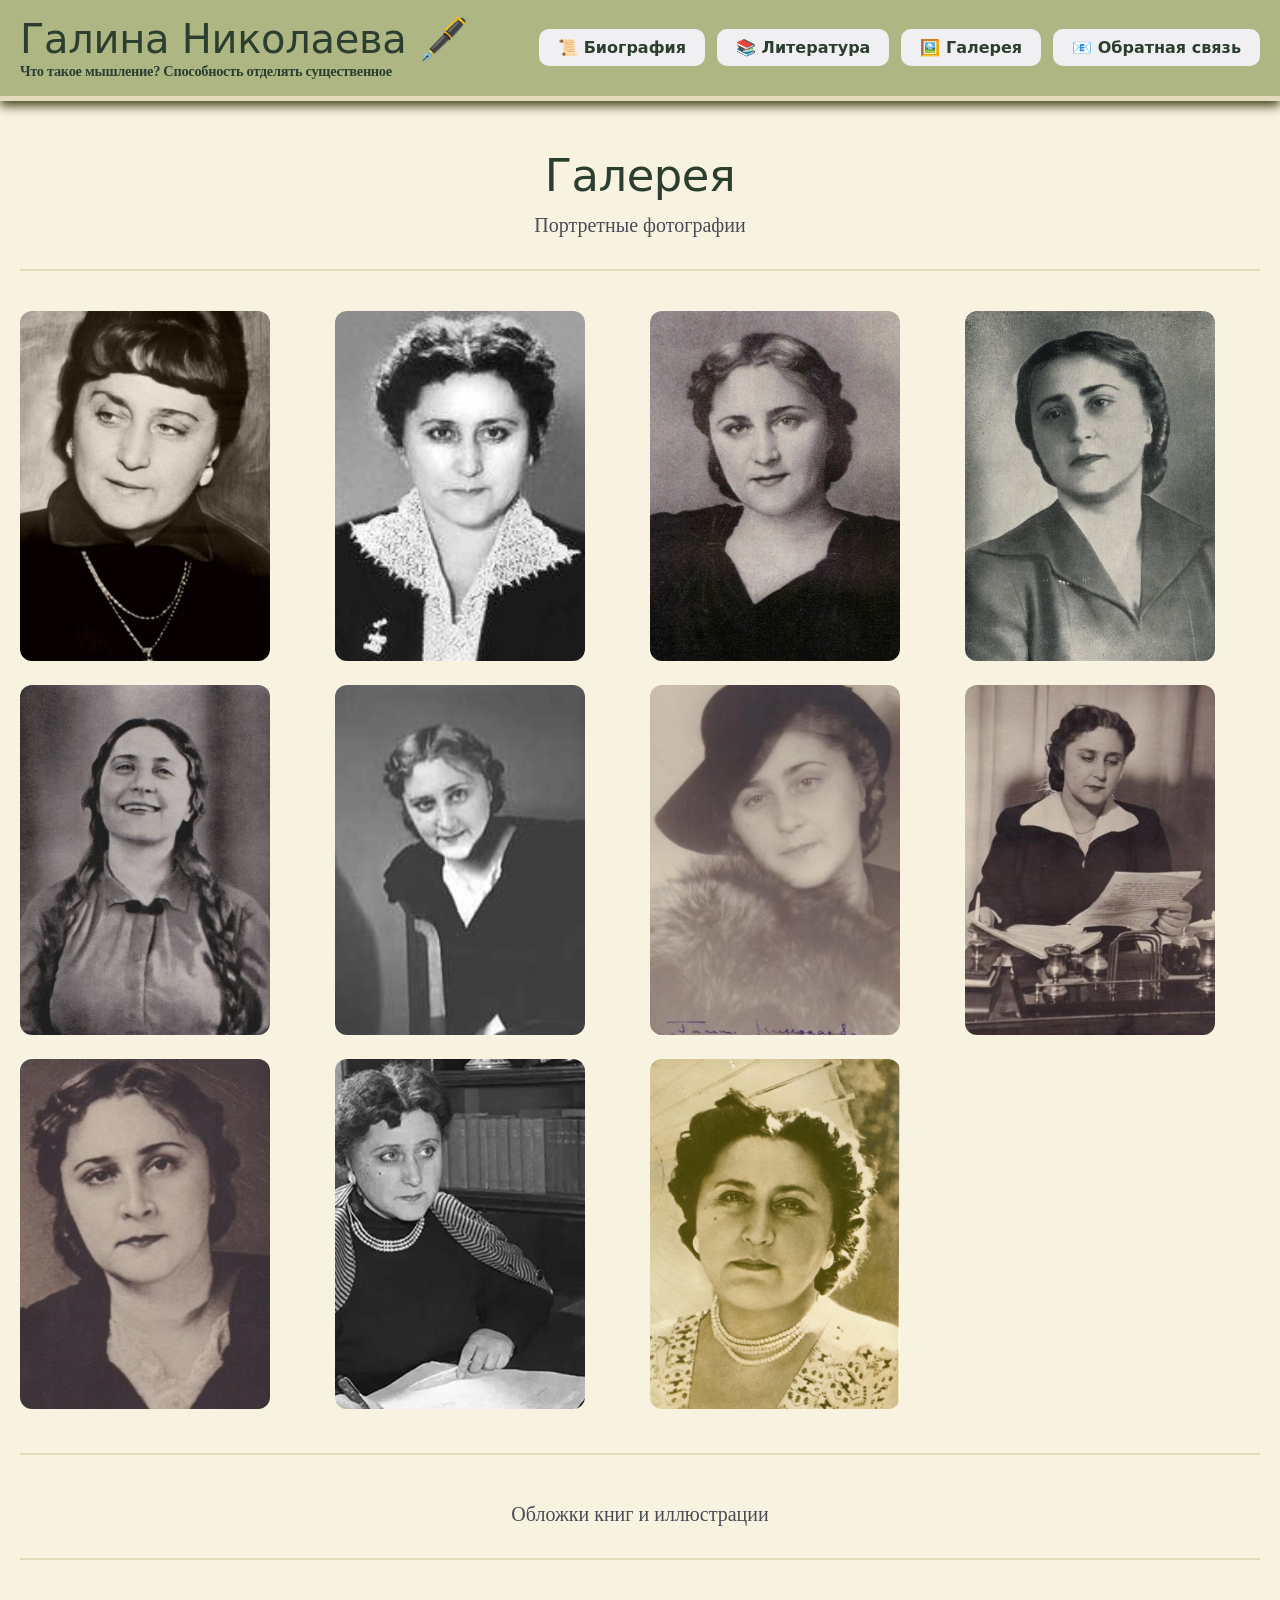
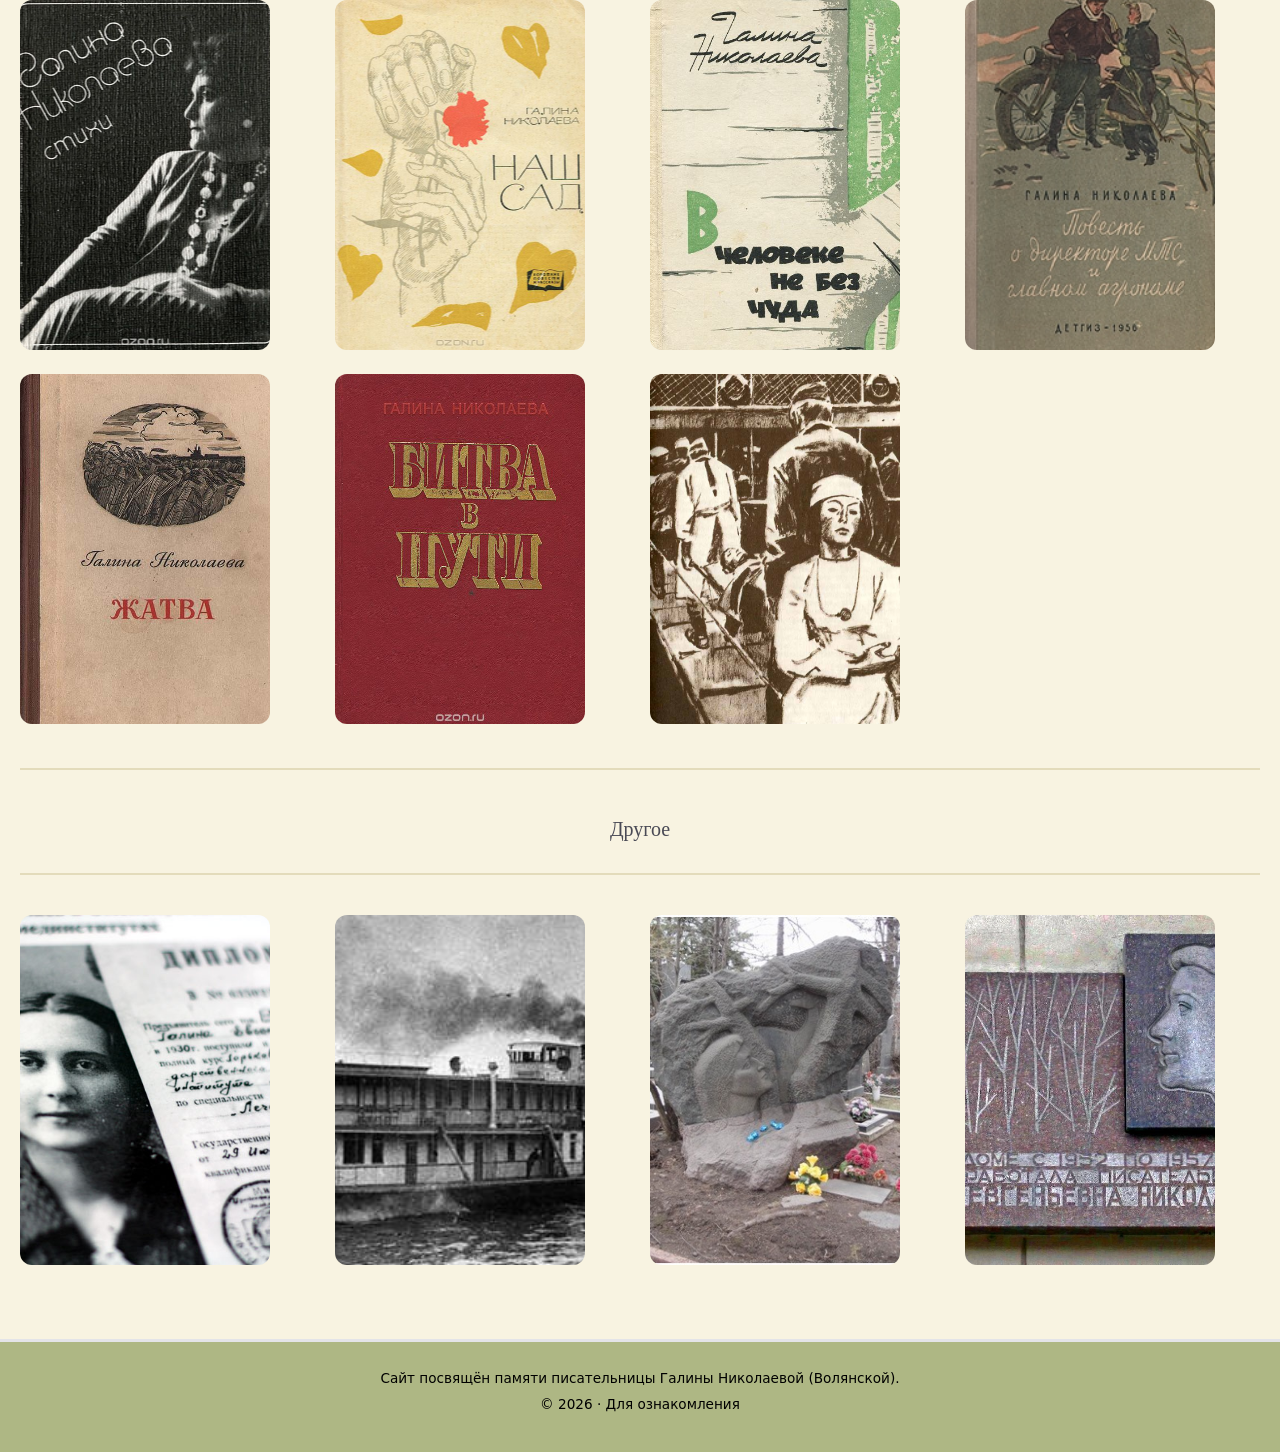
<file: 4_Galina_gallery.html>
<!DOCTYPE html>
<html lang="ru">
<head>

    <meta charset="UTF-8">
    <meta name="viewport" content="width=device-width, initial-scale=1.0, user-scalable=yes">

    <title>Галина Николаева — главная</title>
    <link rel="stylesheet" href="0_Galina_rules.css"> 

</head>


<!-------------- СSS всё, дальше разметка -------------->

<body>

<!-------------- Шапка: лого и навигация --------------->

<div class="top-bar">
    <div class="container nav-container">
        <div class="logo">
		<a href="index.html" title="На главную">Галина Николаева 🖋️</a>
	    <small>Что такое мышление? Способность отделять существенное</small>
        </div>

        <div class="nav-links">
            <!--- прим. заменить # на ссылки --->
            <a href="2_Galina_bio.html" class="nav-btn">📜 Биография</a>
            <a href="3_Galina_work.html" class="nav-btn">📚 Литература</a>
            <a href="4_Galina_gallery.html" class="nav-btn">🖼️ Галерея</a>
            <a href="5_Galina_feedback.html" class="nav-btn">📧 Обратная связь</a>
        </div>
    </div>
</div>

<!-------------- Сетка галереи --------------->

    <div class="writer">
        <h1>Галерея</h1>
        <p style="font-family: 'AGPmod'";>Портретные фотографии</p>	
    </div>


<main class="container">

<hr style="border: none; border-top: 2px solid #E3DBBB; margin: 20px 0;">

    <div class="gallery">

        <div class="thumb">
            <a href="galina1.jpeg" title="">
            <img src="galina1.jpeg">
            </a>
        </div>

        <div class="thumb">
            <a href="galina2.jpeg">
            <img src="galina2.jpeg">
        </a>
        </div>

        <div class="thumb">
            <a href="galina3.jpeg">
            <img src="galina3.jpeg">
        </a>
        </div>

        <div class="thumb">
            <a href="galina4.jpeg">
            <img src="galina4.jpeg">
        </a>
        </div>

        <div class="thumb">
            <a href="galina5.jpeg">
            <img src="galina5.jpeg">
        </a>
        </div>

        <div class="thumb">
            <a href="galina6.jpeg">
            <img src="galina6.jpeg">
        </a>
        </div>

        <div class="thumb">
            <a href="galina8.jpeg">
            <img src="galina8.jpeg">
        </a>
        </div>

        <div class="thumb">
            <a href="galina12.jpeg">
            <img src="galina12.jpeg">
        </a>
        </div>

        <div class="thumb">
            <a href="galina13.jpeg">
            <img src="galina13.jpeg">
        </a>
        </div>

        <div class="thumb">
            <a href="galina15.jpeg">
            <img src="galina15.jpeg">
        </a>
        </div>

        <div class="thumb">
            <a href="galina16.jpeg">
            <img src="galina16.jpeg">
        </a>
        </div>

     </div>

<hr style="border: none; border-top: 2px solid #E3DBBB; margin: 20px 0;">

    <div class="writer">
        <p style="font-family: 'AGPmod'";>Обложки книг и иллюстрации</p>	
    </div>

<hr style="border: none; border-top: 2px solid #E3DBBB; margin: 20px 0;">

    <div class="gallery">

        <div class="thumb">
            <a href="galina20.jpeg">
            <img src="galina20.jpeg">
        </a>
        </div>

        <div class="thumb">
            <a href="galina21.jpeg">
            <img src="galina21.jpeg">
            </a>
        </div>

        <div class="thumb">
            <a href="galina22.jpeg">
            <img src="galina22.jpeg">
        </a>
        </div>

        <div class="thumb">
            <a href="galina23.jpeg">
            <img src="galina23.jpeg">
        </a>
        </div>

        <div class="thumb">
            <a href="galina25.jpeg">
            <img src="galina25.jpeg">
        </a>
        </div>

        <div class="thumb">
            <a href="galina26.jpeg">
            <img src="galina26.jpeg">
        </a>
        </div>

        <div class="thumb">
            <a href="galina24.jpeg" title="Иллюстрация И. Пчелко к рассказу Г. Николаевой «Гибель командарма»">
            <img src="galina24.jpeg">
        </a>
        </div>

    </div>

<hr style="border: none; border-top: 2px solid #E3DBBB; margin: 20px 0;">

    <div class="writer">
        <p style="font-family: 'AGPmod'";>Другое</p>	
    </div>

<hr style="border: none; border-top: 2px solid #E3DBBB; margin: 20px 0;">

    <div class="gallery">

        <div class="thumb">
            <a href="galina7.jpeg" title="">
            <img src="galina7.jpeg">
        </a>
        </div>

        <div class="thumb">
            <a href="galina11.jpeg" title="плавучий госпиталь «Композитор Бородин»">
            <img src="galina11.jpeg">
        </a>
        </div>

        <div class="thumb">
            <a href="galina10.jpeg" title="памятник Николаевой Г.Е. на Новодевичьем кладбище">
            <img src="galina10.jpeg">
        </a>
        </div>

        <div class="thumb">
            <a href="galina17.jpeg" title="мемориальная доска на доме на Новослободской ул., 54/56, Москва">
            <img src="galina17.jpeg">
        </a>
        </div>

    </div>

</main>

<!-------- Подвал страницы -------->

<footer>
    <div class="container">
        <p>Сайт посвящён памяти писательницы Галины Николаевой (Волянской).</p>
        <p style="margin-top: 10px;">© 2026 · Для ознакомления</p>
    </div>
</footer>

</body>
</html>
</file>
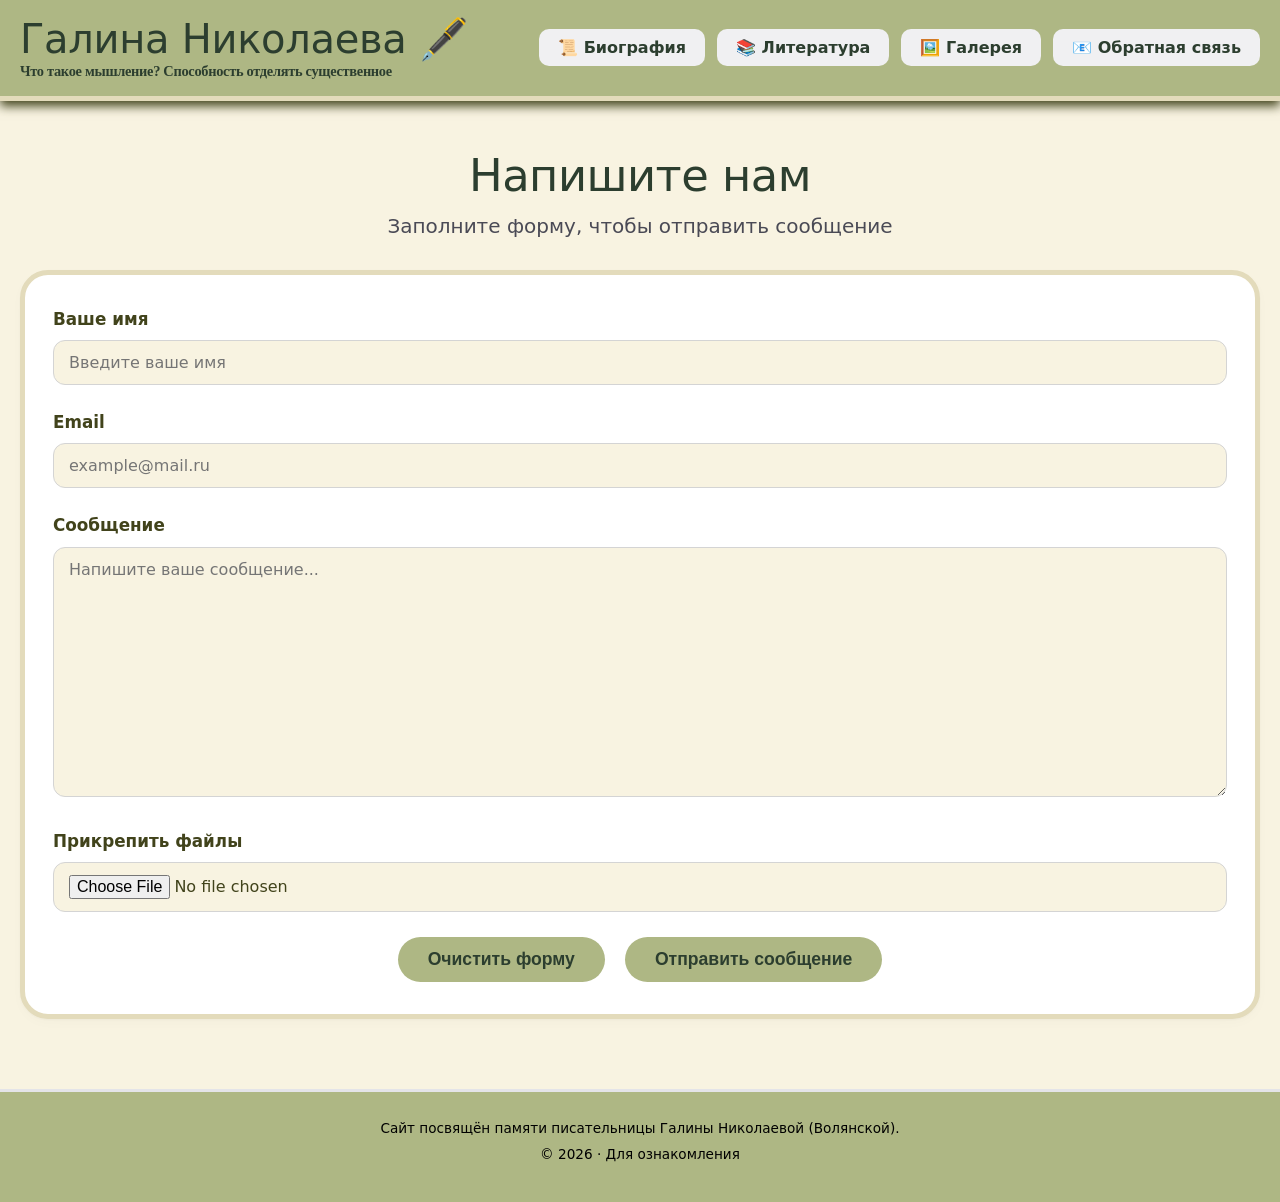
<file: 5_Galina_feedback.html>
<!DOCTYPE html>
<html lang="ru">
<head>

    <meta charset="UTF-8">
    <meta name="viewport" content="width=device-width, initial-scale=1.0, user-scalable=yes">

    <title>Галина Николаева — обратная связь</title>
    <link rel="stylesheet" href="0_Galina_rules.css"> 


</head>


<!-------------- СSS всё, дальше разметка -------------->

<body>

<!-------------- Шапка: лого и навигация --------------->

<div class="top-bar">
    <div class="container nav-container">
        <div class="logo">
		<a href="index.html" title="На главную">Галина Николаева 🖋️</a>
	    <small>Что такое мышление? Способность отделять существенное</small>
        </div>

        <div class="nav-links">
            <!--- прим. заменить # на ссылки --->
            <a href="2_Galina_bio.html" class="nav-btn">📜 Биография</a>
            <a href="3_Galina_work.html" class="nav-btn">📚 Литература</a>
            <a href="4_Galina_gallery.html" class="nav-btn">🖼️ Галерея</a>
            <a href="5_Galina_feedback.html" class="nav-btn">📧 Обратная связь</a>
        </div>
    </div>
</div>


<!---------------- Основное содержимое ---------------->


<main class="container">
    <div class="writer">
        <h1>Напишите нам</h1>
        <p>Заполните форму, чтобы отправить сообщение</p>
    </div>

    <div class="intro-card">
        <div class="intro-text">
            <form action="#" method="post" enctype="multipart/form-data">

                <div class="form-group">
                    <label for="name">Ваше имя</label>
                    <input type="text" id="name" name="name" required placeholder="Введите ваше имя">
                </div>

                <div class="form-group">
                    <label for="email">Email</label>
                    <input type="email" id="email" name="email" required placeholder="example@mail.ru">
                </div>

                <div class="form-group">
                    <label for="message">Сообщение</label>
                    <textarea id="message" name="message" required placeholder="Напишите ваше сообщение..."></textarea>
                </div>

                <div class="form-group">
                    <label for="file">Прикрепить файлы</label>
                    <input type="file" id="file" name="attachment">
                </div>

                <div class="fbtns-align">
                    <button type="reset" class="fbtns">Очистить форму</button>
                    <button type="submit" class="fbtns">Отправить сообщение</button>
                </div>

            </form>
        </div>
    </div>
</main>


<!-------- Подвал страницы -------->

<footer>
    <div class="container">
        <p>Сайт посвящён памяти писательницы Галины Николаевой (Волянской).</p>
        <p style="margin-top: 10px;">© 2026 · Для ознакомления</p>
    </div>
</footer>

</body>
</html>
</file>
<file: 0_Galina_rules.css>
/*-------------- Основное ---------------*/

	/* глобальное правило для всего контента, убираем автовыравнивание браузеров */
	* {
            margin: 0; /*убираем внешние отступы браузеров*/
            padding: 0; /*убираем внутренние отступы браузеров*/
            box-sizing: border-box; /**/
        }

	/* правило для всей страницы */
	body {

   	    font-family: system-ui, 'Segoe UI', Roboto, 'Helvetica Neue', sans-serif; /*перебираем доступные шрифты*/
   	    background: #F8F3E1; /*фон*/
    	    color: #41431B /*текст*/
    	    line-height: 1.4; /*междустрочный интервал*/

	}

	/* стиль объектов класса контейнер */
       .container {
            max-width: 1280px; /*ограничиваем ширину, не более Х*/
            margin: 0 auto; /*центрируем блок*/
            padding: 0 20px; /*внутренние отступы*/
        }

	/*-------------- Шапка ---------------*/

	/*правило для шапки*/
        .top-bar {
            background: #AEB784; /*фон*/
            border-bottom: 5px solid #E3DBBB; /*линия раздела*/
            padding: 16px 0; /*сверху и снизу по 16, по бокам 0*/
            position: sticky; /*лепим к верху экрана*/
            top: 0; /*доп. к пред. - вплотную к верхнему краю*/
            z-index: 10; /*"глубина": чтобы не перекрывалась основным контентом*/
            box-shadow: 0 5px 10px rgba(65,67,27,1.12); /*тень под шапкой, визуал, красиво*/
        }

	/*стиль для контейнеров внутри шапки, см. лого и навигация дальше*/
        .nav-container {
            display: flex; /*лого и навигация в один ряд*/
            flex-wrap: wrap;
            align-items: baseline;
            justify-content: space-between;
            gap: 16px;
        }

	/*Логотип (имя писательницы) внутри шапки*/
        .logo {
            font-size: 2.50rem;
            font-weight: 500;
            letter-spacing: -0.3px;
            color: #2c3e2f;
        }

	/*убираем с лого оформление ссылки*/
        .logo a {
            text-decoration: none;
            color: inherit;
	}

	/*для оформления цитаты писательницы*/
        .logo small {
            font-size: 0.9rem;
            font-weight: 700;
            color: #2c3e2f;
	    display: block;
	    font-family: 'Segoe Script', 'Brush Script MT', 'Comic Sans MS', cursive;
        }

	/*единая для всех страниц навигация*/
	.nav-links {
            display: flex;
            flex-wrap: wrap;
            gap: 12px;
        }

	/*оформление кнопок навигации*/
	.nav-btn {

            padding: 8px 18px; 
            background: #f0f0f2;
            color: #2c3e2f;
            text-decoration: none;
            font-size: 1rem;
            font-weight: 600;
            border-radius: 10px;
            transition: all 0.3s ease; /*для плавности*/
            border: 1px solid transparent;
        }

	/*анимация при наведении на кнопку*/
        .nav-btn:hover {
            background: #E3DBBB;
            border-color: #cbcbd2;
            transform: translateY(1px); /*минус вверх, плюс вниз*/
        }


	/*-------------- Подвал ---------------*/

	/*оформление подвала*/
        footer {
            margin-top: 70px;
            padding: 28px 0 40px;
            border-top: 3px solid #e4e4e8;
            text-align: center;
            font-size: 0.85rem;
            color: ##F8F3E1;
	    background: #AEB784;
        }


	/*-------------- СТРАНИЧКИ 5 ШТ ---------------*/

	/*-------------- Главная страница ---------------*/

	.writer {
            margin: 48px 0 32px 0;
            text-align: center;
        }

	/*стиль для заголовка*/
        .writer h1 {
            font-size: 2.8rem;
            font-weight: 500;
            letter-spacing: -0.5px;
            color: #2c3e2f;
            margin-bottom: 12px;
        }

	/*стиль для абзаца*/
        .writer p {
            font-size: 1.25rem;
            color: #4a4a55;
            max-width: 650px;
            margin: 0 auto;
        }

	/*пузырь для текста*/
        .intro-card {
            background: white;
            border-radius: 28px;
            padding: 32px 28px;
            margin: 32px 0 48px;
            box-shadow: 0 4px 12px rgba(0,0,0,0.02), 0 1px 2px rgba(0,0,0,0.03);
            border: 5px solid #E3DBBB;
        }

	/*оформление текста*/
        .intro-text {
            font-size: 1.05rem;
            line-height: 1.5;
            color: #41431B;
	    text-align: justify;
        }

        .intro-text p {
            margin-bottom: 10px;
        }

	/*оформляем положение портрета*/
	.intro-img-float {
    	    float: left;   
   	    width: 200px;
    	    height: auto;
    	    margin-right: 24px;
    	    margin-bottom: 16px;
    	    border-radius: 16px;
	}

	/*-------------- БИОГРАФИЯ: ПРАВИЛА ГЛАВНОЙ УЧТЕНЫ, ДОПОЛНИТЕЛЬНЫЕ НИЖЕ ---------------*/

	fieldset{

	    font-family: system-ui, -apple-system, 'Segoe UI', Roboto, 'Helvetica Neue', sans-serif;
	    padding: 25px;
	    margin: 10px 10px 10px 10px;
            line-height: 1.7;
	    border: 1px solid #556B2F;

	}

	fieldset p {
   	    text-indent: 2em;  /* красная строка, 25px или 1.5rem */
	}

	i, em {
    	    font-style: italic;
    	    font-weight: 500;  /* или 600 — полужирный курсив */
	}


	legend{

	    width: 200px; 
	    padding: 10px;
	    background-color: #F8F3E1;
	    font-style: italic;
	    font-weight: 600;	    
	    border: 3px solid #556B2F;
	}


	/*оформляем положение картинок*/
	.textimg1 {
    	    float: right;  
   	    width: 400px;
    	    height: auto;
    	    border-radius: 16px;
	    margin-left: 25px;
	    margin-top: 10px;
	    border: 5px solid #ffffff; /*556B2F*/
	}

	/*оформляем положение картинок*/
	.textimg2 {
    	    float: left;  
   	    width: 600px;
    	    height: auto;
    	    border-radius: 16px;
	    margin-right: 25px;
	    margin-top: 10px;
	    border: 5px solid #ffffff; /*556B2F*/
	}

	.quote {
    	    background-color: #F8F3E1;      
   	    border-left: 5px solid #556B2F; /* цветная полоса слева */
   	    padding: 20px 25px;
    	    margin: 20px 20px;
    	    font-style: italic;
    	    line-height: 1.5;
    	    color: #41431B;
    	    font-style: italic;
    	    font-weight: 400;  /* или 600 — полужирный курсив */
	}

	/*-------------- Стили для таблицы ---------------*/


	.bio-table {
    	    width: 100%;
   	    border-collapse: collapse;
    	    background-color: #F8F3E1;
	    font-family:'AGPmod', system-ui, 'Segoe UI', Roboto, 'Helvetica Neue', sans-serif;
	}

	.bio-table thead tr {
 	     background-color: #AEB784;
 	     сolor: #2c3e2f;
	}

	.bio-table th {
    	    border: 1px solid #556B2F;
    	    padding: 12px;
    	    text-align: center;
	}

	.bio-table td {
   	     border: 1px solid #556B2F;
   	     padding: 10px;
	}


	/*-------------- ЛИТЕРАТУРА: ПРАВИЛА ГЛАВНОЙ УЧТЕНЫ, ДОПОЛНИТЕЛЬНЫЕ НИЖЕ ---------------*/

	ul{
	    padding:1mm 3mm;
	}

	.poems-container {
    	    display: grid;
    	    grid-template-columns: 1fr 1fr;  /* ширина колонок */
    	    gap: 30px;
    	    margin: 25px 0;
	 }

	.poem {
    	    background-color: #FFFFFF;      
	    text-align: justify;
   	    border-left: 5px solid #556B2F; /* цветная полоса слева */
   	    padding: 20px 25px;
    	    margin: 20px 20px;
    	    font-style: italic;
    	    line-height: 1.5;
    	    color: #41431B;
    	    font-style: italic;
    	    font-weight: 500;  /* или 600 — полужирный курсив */
	}

	.poems-side {
    	    display: flex;
    	    flex-direction: column;
    	    gap: 25px;
	}

	.poem-small {
	    background-color: #FFFFFF;      
	    text-align: justify;
   	    border-left: 5px solid #556B2F; /* цветная полоса слева */
   	    padding: 20px 25px;
    	    margin: 20px 20px;
    	    font-style: italic;
    	    line-height: 1.5;
    	    color: #41431B;
    	    font-style: italic;
    	    font-weight: 500;  /* или 600 — полужирный курсив */
	}

	a.link {
	    font-size: 1.95rem;
	    font-family: 'AGPmod';
 	    font-weight: 600;
    	    text-decoration: none;
   	    color: inherit;
    	    cursor: pointer;
    	    border-bottom: none;
	}




	/*-------------- ГАЛЕРЕЯ: ПРАВИЛА ГЛАВНОЙ УЧТЕНЫ, ДОПОЛНИТЕЛЬНЫЕ НИЖЕ ---------------*/

	.gallery {
    	    display: grid;
    	    grid-template-columns: repeat(auto-fill, minmax(250px, 1fr));
   	    gap: 20px;
   	    margin: 40px 0;
	}

	.thumb img {
   	    width: 250px;
    	    height: 350px;
	    object-fit: cover;
    	    border-radius: 12px;
    	    transition: 0.2s;
    	    cursor: pointer;
	}

	.thumb img:hover {
    	    transform: scale(1.05);
    	    box-shadow: 0 4px 12px rgba(0,0,0,0.2);
	}	


	/*-------------- ОБРАТНАЯ СВЯЗЬ: ПРАВИЛА ГЛАВНОЙ УЧТЕНЫ, ДОПОЛНИТЕЛЬНЫЕ НИЖЕ ---------------*/

.form-group {
    margin-bottom: 25px;
}

.form-group label {
    display: block;
    font-weight: 600;
    margin-bottom: 8px;
}

/* сами поля ввода */
.form-group input,
.form-group textarea,
.form-group input[type="file"] {
    width: 100%;
    padding: 12px 15px;
    font-family: inherit;
    font-size: 1rem;
    border: 1px solid #d4d4d4;
    border-radius: 12px;
    background: #F8F3E1;
}

.form-group textarea {
    resize: vertical;
    min-height: 250px;
}

.fbtns-align {
    display: flex;
    gap: 20px;
    justify-content: center;
}

.fbtns {
    min-width: 200px;
    background: #AEB784;
    color: #2c3e2f;
    border: none;
    padding: 12px 30px;
    font-size: 1.1rem;
    font-weight: 600;
    border-radius: 40px;
    cursor: pointer;
}

.fbtns:hover {
    background: #556B2F;
    color: white;
}

/*---------------Адаптивная шапка тест--------------------*/

@media (max-height: 750px) {
    .top-bar {
        padding: 10px 0;
    }
    
    .logo {
        font-size: 2rem;
    }
    
    .logo small {
        font-size: 0.75rem;
    }
    
    .nav-btn {
        padding: 6px 14px;
        font-size: 0.85rem;
    }
}

@media (max-height: 600px) {
    .top-bar {
        padding: 6px 0;
    }
    
    .logo {
        font-size: 1.6rem;
    }
    
    .logo small {
        font-size: 0.65rem;
    }
    
    .nav-btn {
        padding: 4px 10px;
        font-size: 0.75rem;
    }
    
    .nav-links {
        gap: 8px;
    }
}

@media (max-height: 480px) {
    .top-bar {
        padding: 4px 0;
    }
    
    .logo {
        font-size: 1.3rem;
    }
    
    .logo small {
        display: none;  /* скрываем цитату на очень низких экранах */
    }
    
    .nav-btn {
        padding: 3px 8px;
        font-size: 0.7rem;
    }
}
</file>
